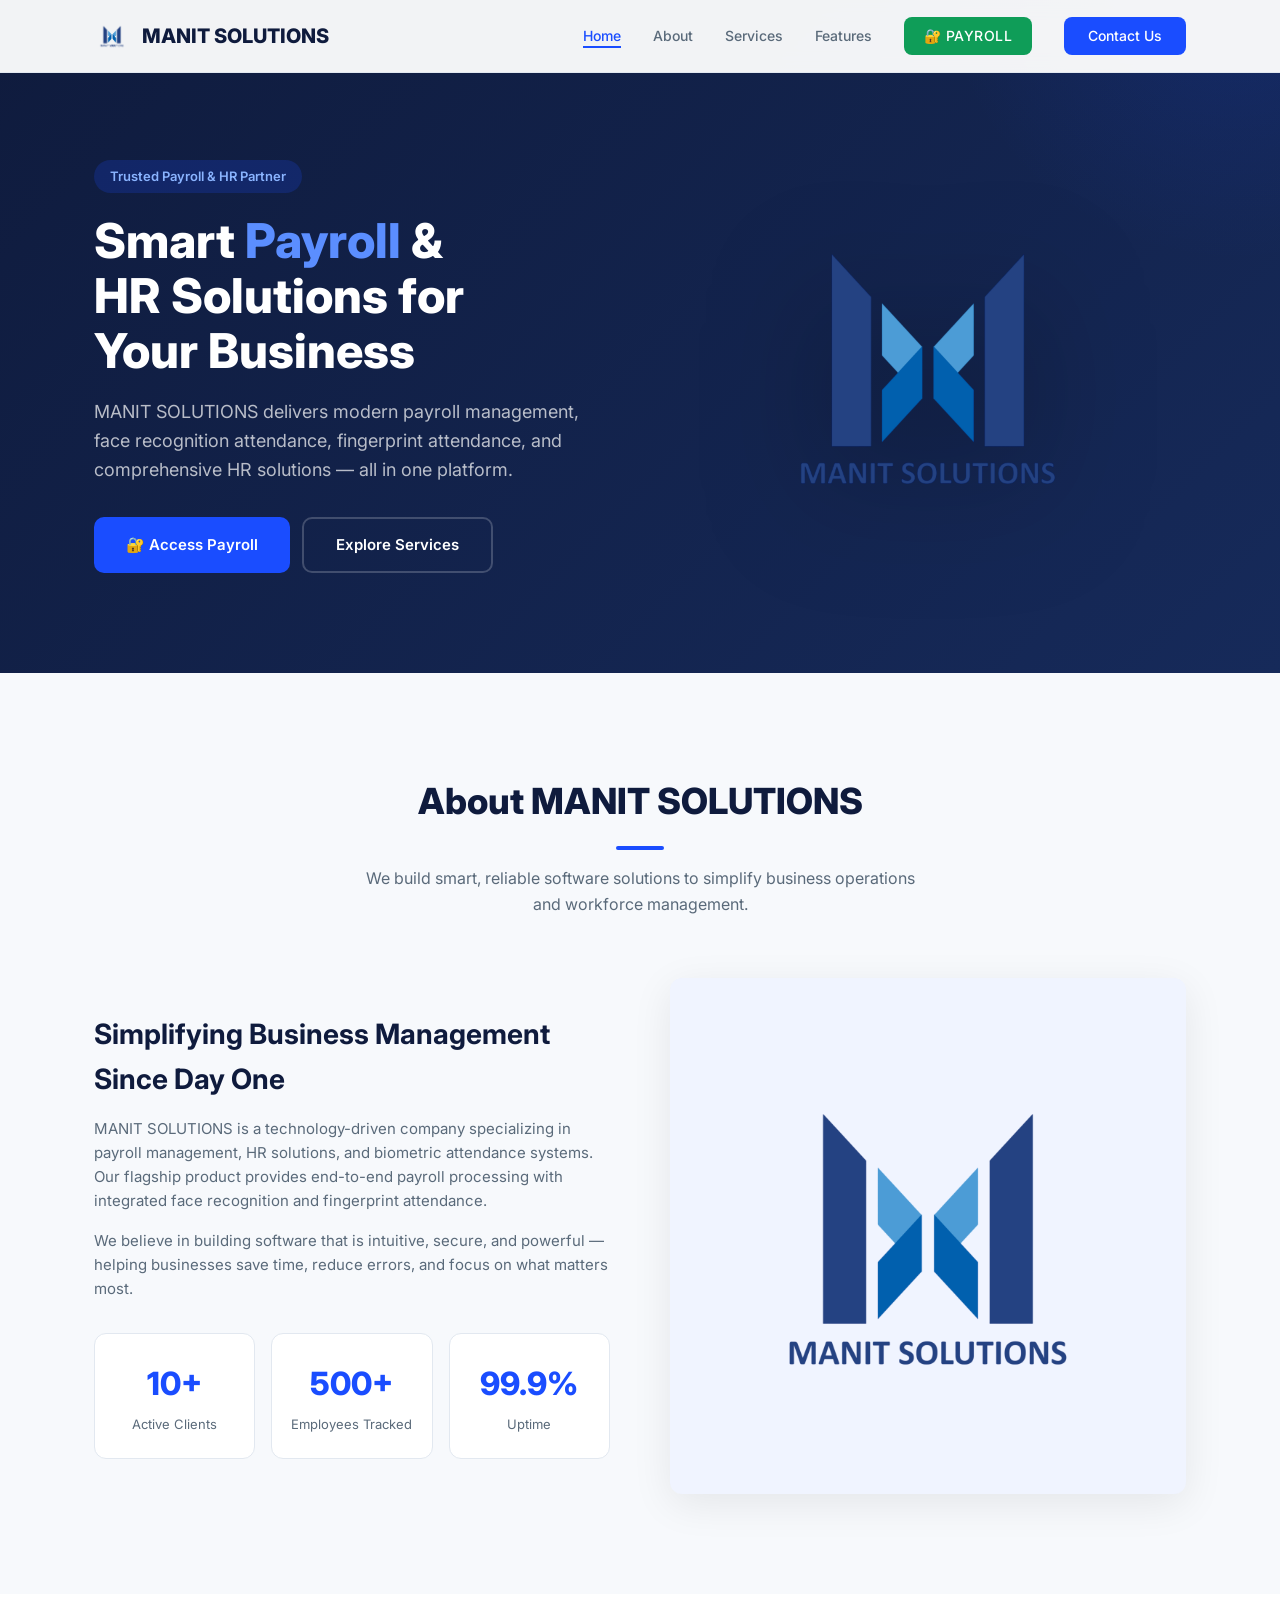
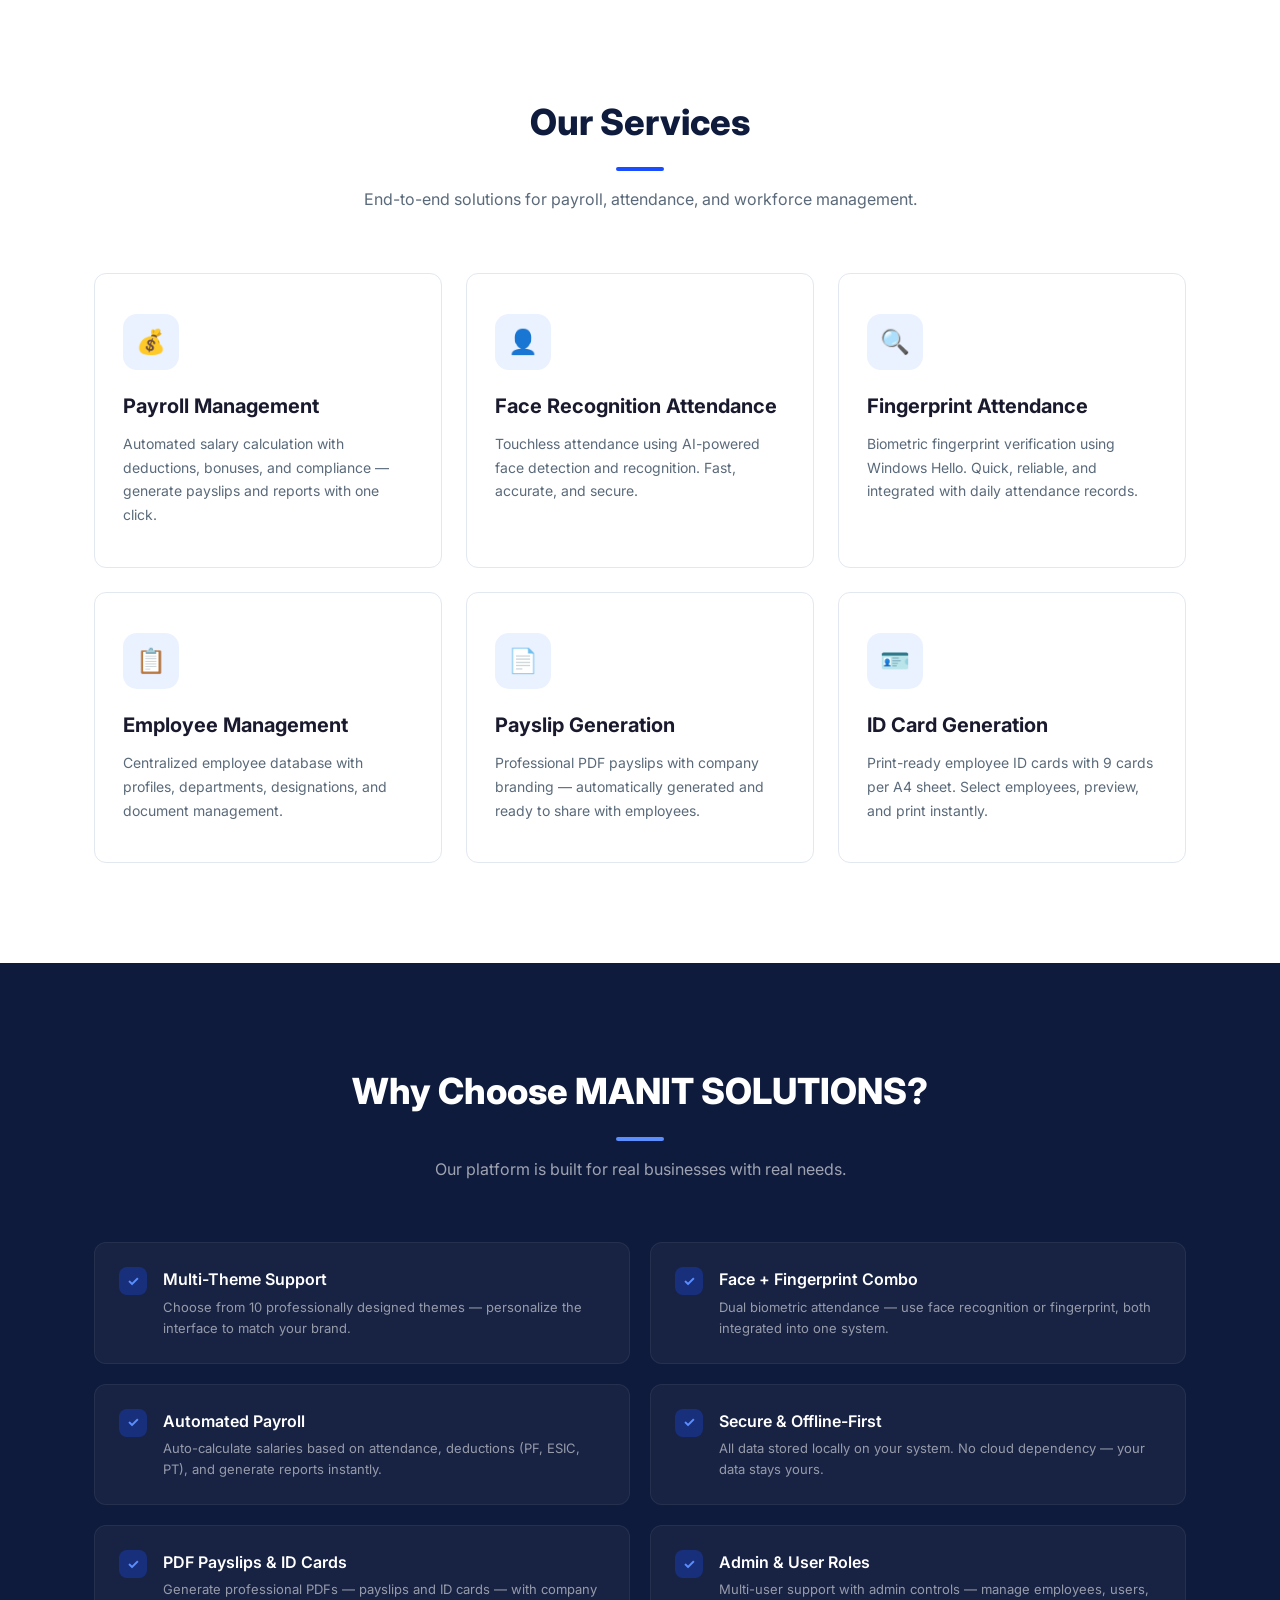
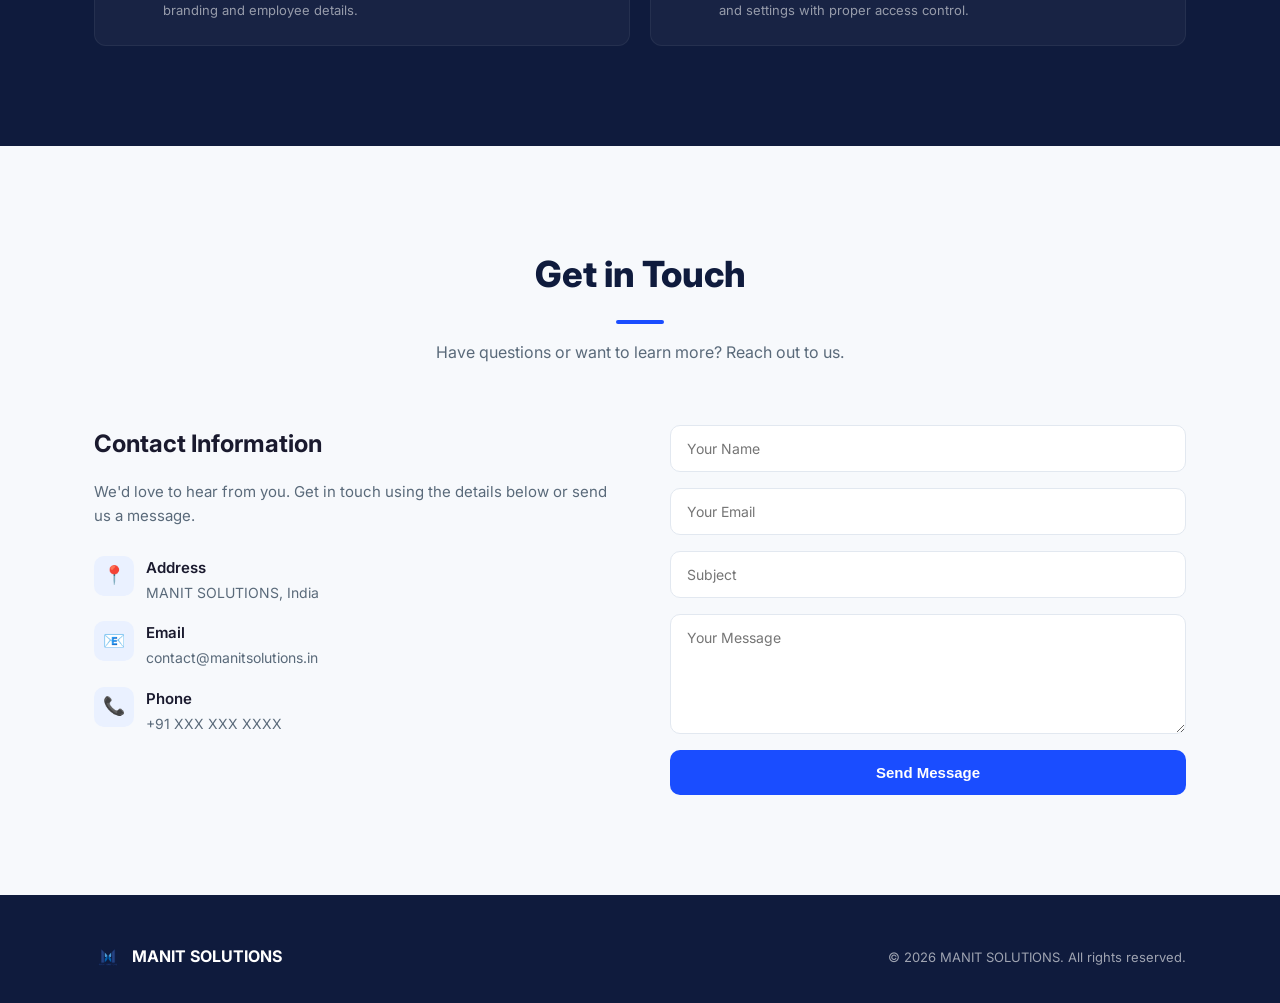
<file: index.html>
<!DOCTYPE html>
<html lang="en">
<head>
    <meta charset="UTF-8" />
    <meta name="viewport" content="width=device-width, initial-scale=1.0" />
    <title>MANIT SOLUTIONS — Payroll & HR Solutions</title>
    <meta name="description" content="MANIT SOLUTIONS provides payroll management, HR solutions, face recognition attendance, and fingerprint attendance systems for businesses." />
    <link rel="icon" href="assets/favicon.png" type="image/png" />
    <link rel="preconnect" href="https://fonts.googleapis.com" />
    <link rel="preconnect" href="https://fonts.gstatic.com" crossorigin />
    <link href="https://fonts.googleapis.com/css2?family=Inter:wght@400;500;600;700;800&display=swap" rel="stylesheet" />
    <style>
        /* ─── RESET & BASE ─────────────────────────── */
        *, *::before, *::after { box-sizing: border-box; margin: 0; padding: 0; }
        html { scroll-behavior: smooth; }
        body {
            font-family: 'Inter', -apple-system, sans-serif;
            color: #1A1A2E;
            background: #FFFFFF;
            line-height: 1.6;
        }
        a { text-decoration: none; color: inherit; }
        img { max-width: 100%; display: block; }

        /* ─── COLORS ──────────────────────────────── */
        :root {
            --primary: #1A4DFF;
            --primary-dark: #0F3BCC;
            --primary-light: #EAF1FF;
            --navy: #0F1B3D;
            --text: #1A1A2E;
            --text-muted: #5A6A7A;
            --bg-light: #F7F9FC;
            --bg-card: #FFFFFF;
            --border: #E2E8F0;
            --success: #0F9D58;
            --radius: 12px;
        }

        /* ─── CONTAINER ───────────────────────────── */
        .container { max-width: 1140px; margin: 0 auto; padding: 0 24px; }

        /* ─── NAV ─────────────────────────────────── */
        nav {
            position: fixed; top: 0; left: 0; right: 0; z-index: 1000;
            background: rgba(255,255,255,0.95);
            backdrop-filter: blur(10px);
            border-bottom: 1px solid var(--border);
            transition: box-shadow 0.3s;
        }
        nav.scrolled { box-shadow: 0 2px 20px rgba(0,0,0,0.06); }
        nav .container {
            display: flex; align-items: center; justify-content: space-between;
            height: 72px;
        }
        nav .logo {
            display: flex; align-items: center; gap: 12px;
            font-size: 20px; font-weight: 800; color: var(--navy);
        }
        nav .logo img { height: 36px; width: auto; }
        .nav-links { display: flex; gap: 32px; list-style: none; align-items: center; }
        .nav-links a {
            font-size: 14px; font-weight: 500; color: var(--text-muted);
            transition: color 0.2s; position: relative;
        }
        .nav-links a:hover, .nav-links a.active { color: var(--primary); }
        .nav-links a::after {
            content: ''; position: absolute; bottom: -4px; left: 0; right: 0;
            height: 2px; background: var(--primary); transform: scaleX(0);
            transition: transform 0.2s;
        }
        .nav-links a:hover::after, .nav-links a.active::after { transform: scaleX(1); }

        .nav-cta {
            display: inline-block; padding: 8px 24px;
            background: var(--primary); color: #fff !important;
            border-radius: 8px; font-weight: 600; font-size: 14px;
            transition: background 0.2s, transform 0.2s;
        }
        .nav-cta:hover { background: var(--primary-dark); transform: translateY(-1px); }

        .nav-payroll {
            display: inline-flex; align-items: center; gap: 6px;
            padding: 8px 20px; background: #0F9D58;
            color: #fff !important; border-radius: 8px;
            font-weight: 700; font-size: 13px; letter-spacing: 0.5px;
            transition: background 0.2s, transform 0.2s;
        }
        .nav-payroll:hover { background: #0B7A44 !important; transform: translateY(-1px); }
        .nav-payroll::after { display: none !important; }

        .mobile-toggle {
            display: none; flex-direction: column; gap: 5px;
            background: none; border: none; cursor: pointer; padding: 4px;
        }
        .mobile-toggle span {
            width: 24px; height: 2px; background: var(--navy);
            border-radius: 2px; transition: 0.3s;
        }

        /* ─── HERO ────────────────────────────────── */
        .hero {
            padding: 160px 0 100px;
            background: linear-gradient(135deg, var(--navy) 0%, #162A5A 100%);
            color: #fff; overflow: hidden; position: relative;
        }
        .hero::before {
            content: ''; position: absolute; top: -50%; right: -20%;
            width: 600px; height: 600px; border-radius: 50%;
            background: radial-gradient(circle, rgba(26,77,255,0.15) 0%, transparent 70%);
        }
        .hero .container { position: relative; z-index: 1; display: flex; align-items: center; gap: 60px; }
        .hero-text { flex: 1; }
        .hero-text .badge {
            display: inline-block; padding: 6px 16px; border-radius: 20px;
            background: rgba(26,77,255,0.2); color: #8AB4FF;
            font-size: 13px; font-weight: 600; margin-bottom: 20px;
        }
        .hero-text h1 {
            font-size: 48px; font-weight: 800; line-height: 1.15;
            margin-bottom: 20px;
        }
        .hero-text h1 span { color: #5B8EFF; }
        .hero-text p {
            font-size: 18px; color: rgba(255,255,255,0.7);
            max-width: 520px; margin-bottom: 32px;
        }
        .hero-buttons { display: flex; gap: 12px; flex-wrap: wrap; }
        .btn-primary {
            display: inline-flex; align-items: center; gap: 8px;
            padding: 14px 32px; background: var(--primary);
            color: #fff; border-radius: 10px; font-weight: 600; font-size: 15px;
            border: none; cursor: pointer; transition: background 0.2s, transform 0.2s;
        }
        .btn-primary:hover { background: var(--primary-dark); transform: translateY(-2px); }
        .btn-outline {
            display: inline-flex; align-items: center; gap: 8px;
            padding: 14px 32px; background: transparent;
            color: #fff; border: 2px solid rgba(255,255,255,0.2);
            border-radius: 10px; font-weight: 600; font-size: 15px;
            cursor: pointer; transition: border-color 0.2s, background 0.2s;
        }
        .btn-outline:hover { border-color: var(--primary); background: rgba(26,77,255,0.1); }

        .hero-visual { flex: 1; display: flex; justify-content: center; align-items: center; }
        .hero-visual img { max-height: 400px; width: auto; filter: drop-shadow(0 20px 60px rgba(0,0,0,0.3)); }

        /* ─── SECTIONS ────────────────────────────── */
        section { padding: 100px 0; }
        .section-header { text-align: center; margin-bottom: 60px; }
        .section-header h2 {
            font-size: 36px; font-weight: 800; color: var(--navy);
            margin-bottom: 12px;
        }
        .section-header p {
            font-size: 16px; color: var(--text-muted);
            max-width: 560px; margin: 0 auto;
        }
        .section-header .accent {
            width: 48px; height: 4px; background: var(--primary);
            border-radius: 2px; margin: 16px auto;
        }

        /* ─── ABOUT ───────────────────────────────── */
        #about { background: var(--bg-light); }
        .about-grid {
            display: grid; grid-template-columns: 1fr 1fr; gap: 60px;
            align-items: center;
        }
        .about-text h3 { font-size: 28px; font-weight: 700; color: var(--navy); margin-bottom: 16px; }
        .about-text p { color: var(--text-muted); margin-bottom: 16px; font-size: 15px; }
        .about-stats {
            display: grid; grid-template-columns: repeat(3, 1fr); gap: 16px;
            margin-top: 32px;
        }
        .stat-card {
            background: #fff; padding: 24px 16px; border-radius: var(--radius);
            text-align: center; border: 1px solid var(--border);
        }
        .stat-card .num { font-size: 32px; font-weight: 800; color: var(--primary); }
        .stat-card .label { font-size: 13px; color: var(--text-muted); margin-top: 4px; }
        .about-image img { border-radius: var(--radius); box-shadow: 0 10px 40px rgba(0,0,0,0.08); }

        /* ─── SERVICES ────────────────────────────── */
        .services-grid {
            display: grid; grid-template-columns: repeat(3, 1fr); gap: 24px;
        }
        .service-card {
            background: var(--bg-card); border: 1px solid var(--border);
            border-radius: var(--radius); padding: 40px 28px;
            transition: transform 0.25s, box-shadow 0.25s;
        }
        .service-card:hover { transform: translateY(-6px); box-shadow: 0 12px 40px rgba(0,0,0,0.06); }
        .service-icon {
            width: 56px; height: 56px; border-radius: 14px;
            background: var(--primary-light); display: flex;
            align-items: center; justify-content: center;
            font-size: 24px; margin-bottom: 20px;
        }
        .service-card h3 { font-size: 20px; font-weight: 700; margin-bottom: 10px; }
        .service-card p { font-size: 14px; color: var(--text-muted); line-height: 1.7; }

        /* ─── FEATURES ────────────────────────────── */
        #features { background: var(--navy); color: #fff; }
        #features .section-header h2 { color: #fff; }
        #features .section-header p { color: rgba(255,255,255,0.6); }
        #features .section-header .accent { background: #5B8EFF; }
        .features-grid {
            display: grid; grid-template-columns: repeat(2, 1fr); gap: 20px;
        }
        .feature-item {
            display: flex; gap: 16px; padding: 24px;
            background: rgba(255,255,255,0.04); border-radius: var(--radius);
            border: 1px solid rgba(255,255,255,0.06);
        }
        .feature-item .check {
            flex-shrink: 0; width: 28px; height: 28px; border-radius: 8px;
            background: rgba(26,77,255,0.3); display: flex;
            align-items: center; justify-content: center;
            color: #5B8EFF; font-size: 14px; font-weight: 700;
        }
        .feature-item h4 { font-size: 16px; font-weight: 600; margin-bottom: 4px; }
        .feature-item p { font-size: 13px; color: rgba(255,255,255,0.55); }

        /* ─── CONTACT ─────────────────────────────── */
        #contact { background: var(--bg-light); }
        .contact-grid {
            display: grid; grid-template-columns: 1fr 1fr; gap: 60px;
        }
        .contact-info h3 { font-size: 24px; font-weight: 700; margin-bottom: 16px; }
        .contact-info p { color: var(--text-muted); margin-bottom: 8px; font-size: 15px; }
        .contact-info .detail { display: flex; gap: 12px; align-items: flex-start; margin-bottom: 16px; }
        .contact-info .detail-icon {
            width: 40px; height: 40px; border-radius: 10px;
            background: var(--primary-light); display: flex;
            align-items: center; justify-content: center;
            font-size: 18px; flex-shrink: 0;
        }
        .contact-info .detail h4 { font-size: 15px; font-weight: 600; }
        .contact-info .detail span { font-size: 14px; color: var(--text-muted); }
        .contact-form { display: flex; flex-direction: column; gap: 16px; }
        .contact-form input, .contact-form textarea {
            padding: 14px 16px; border: 1.5px solid var(--border);
            border-radius: 10px; font-size: 14px; font-family: inherit;
            transition: border-color 0.2s; outline: none;
        }
        .contact-form input:focus, .contact-form textarea:focus { border-color: var(--primary); }
        .contact-form textarea { min-height: 120px; resize: vertical; }

        /* ─── FOOTER ──────────────────────────────── */
        footer {
            background: var(--navy); color: rgba(255,255,255,0.6);
            padding: 48px 0 32px;
        }
        footer .container {
            display: flex; justify-content: space-between; align-items: center;
            flex-wrap: wrap; gap: 16px;
        }
        footer .brand { display: flex; align-items: center; gap: 10px; }
        footer .brand img { height: 28px; }
        footer .brand span { font-weight: 700; color: #fff; font-size: 16px; }
        footer .copy { font-size: 13px; }

        /* ─── RESPONSIVE ──────────────────────────── */
        @media (max-width: 900px) {
            .hero .container { flex-direction: column; text-align: center; }
            .hero-text h1 { font-size: 36px; }
            .hero-text p { margin: 0 auto 28px; }
            .hero-buttons { justify-content: center; }
            .about-grid { grid-template-columns: 1fr; }
            .services-grid { grid-template-columns: 1fr 1fr; }
            .features-grid { grid-template-columns: 1fr; }
            .contact-grid { grid-template-columns: 1fr; }
            .nav-links { display: none; }
            .mobile-toggle { display: flex; }
            .nav-links.open {
                display: flex; position: absolute; top: 72px; left: 0; right: 0;
                flex-direction: column; background: #fff; padding: 20px 24px;
                border-bottom: 1px solid var(--border); gap: 16px; align-items: stretch;
            }
            .hero { padding: 120px 0 60px; }
            section { padding: 60px 0; }
            .section-header h2 { font-size: 28px; }
        }
        @media (max-width: 600px) {
            .services-grid { grid-template-columns: 1fr; }
            .about-stats { grid-template-columns: 1fr; }
            .hero-text h1 { font-size: 28px; }
            .hero { padding: 100px 0 40px; }
        }
    </style>
</head>
<body>

<!-- ═══ NAV ═══════════════════════════════════════ -->
<nav id="navbar">
    <div class="container">
        <a href="#" class="logo">
            <img src="assets/logo.png" alt="MANIT SOLUTIONS" />
            MANIT SOLUTIONS
        </a>
        <ul class="nav-links" id="navLinks">
            <li><a href="#home" class="active">Home</a></li>
            <li><a href="#about">About</a></li>
            <li><a href="#services">Services</a></li>
            <li><a href="#features">Features</a></li>
            <li><a href="login.html" class="nav-payroll">🔐 PAYROLL</a></li>
            <li><a href="#contact" class="nav-cta">Contact Us</a></li>
        </ul>
        <button class="mobile-toggle" id="mobileToggle" aria-label="Menu">
            <span></span><span></span><span></span>
        </button>
    </div>
</nav>

<!-- ═══ HERO ══════════════════════════════════════ -->
<section class="hero" id="home">
    <div class="container">
        <div class="hero-text">
            <div class="badge">Trusted Payroll &amp; HR Partner</div>
            <h1>Smart <span>Payroll</span> &amp;<br />HR Solutions for<br />Your Business</h1>
            <p>
                MANIT SOLUTIONS delivers modern payroll management, face recognition attendance,
                fingerprint attendance, and comprehensive HR solutions — all in one platform.
            </p>
            <div class="hero-buttons">
                <a href="login.html" class="btn-primary">🔐 Access Payroll</a>
                <a href="#services" class="btn-outline">Explore Services</a>
            </div>
        </div>
        <div class="hero-visual">
            <img src="assets/logo.png" alt="MANIT SOLUTIONS" />
        </div>
    </div>
</section>

<!-- ═══ ABOUT ═════════════════════════════════════ -->
<section id="about">
    <div class="container">
        <div class="section-header">
            <h2>About MANIT SOLUTIONS</h2>
            <div class="accent"></div>
            <p>We build smart, reliable software solutions to simplify business operations and workforce management.</p>
        </div>
        <div class="about-grid">
            <div class="about-text">
                <h3>Simplifying Business Management Since Day One</h3>
                <p>
                    MANIT SOLUTIONS is a technology-driven company specializing in payroll management,
                    HR solutions, and biometric attendance systems. Our flagship product provides end-to-end
                    payroll processing with integrated face recognition and fingerprint attendance.
                </p>
                <p>
                    We believe in building software that is intuitive, secure, and powerful — helping
                    businesses save time, reduce errors, and focus on what matters most.
                </p>
                <div class="about-stats">
                    <div class="stat-card">
                        <div class="num">10+</div>
                        <div class="label">Active Clients</div>
                    </div>
                    <div class="stat-card">
                        <div class="num">500+</div>
                        <div class="label">Employees Tracked</div>
                    </div>
                    <div class="stat-card">
                        <div class="num">99.9%</div>
                        <div class="label">Uptime</div>
                    </div>
                </div>
            </div>
            <div class="about-image">
                <img src="assets/logo.png" alt="About MANIT SOLUTIONS" style="background:#F0F4FF; padding:40px; border-radius:12px;" />
            </div>
        </div>
    </div>
</section>

<!-- ═══ SERVICES ══════════════════════════════════ -->
<section id="services">
    <div class="container">
        <div class="section-header">
            <h2>Our Services</h2>
            <div class="accent"></div>
            <p>End-to-end solutions for payroll, attendance, and workforce management.</p>
        </div>
        <div class="services-grid">
            <div class="service-card">
                <div class="service-icon">💰</div>
                <h3>Payroll Management</h3>
                <p>Automated salary calculation with deductions, bonuses, and compliance — generate payslips and reports with one click.</p>
            </div>
            <div class="service-card">
                <div class="service-icon">👤</div>
                <h3>Face Recognition Attendance</h3>
                <p>Touchless attendance using AI-powered face detection and recognition. Fast, accurate, and secure.</p>
            </div>
            <div class="service-card">
                <div class="service-icon">🔍</div>
                <h3>Fingerprint Attendance</h3>
                <p>Biometric fingerprint verification using Windows Hello. Quick, reliable, and integrated with daily attendance records.</p>
            </div>
            <div class="service-card">
                <div class="service-icon">📋</div>
                <h3>Employee Management</h3>
                <p>Centralized employee database with profiles, departments, designations, and document management.</p>
            </div>
            <div class="service-card">
                <div class="service-icon">📄</div>
                <h3>Payslip Generation</h3>
                <p>Professional PDF payslips with company branding — automatically generated and ready to share with employees.</p>
            </div>
            <div class="service-card">
                <div class="service-icon">🪪</div>
                <h3>ID Card Generation</h3>
                <p>Print-ready employee ID cards with 9 cards per A4 sheet. Select employees, preview, and print instantly.</p>
            </div>
        </div>
    </div>
</section>

<!-- ═══ FEATURES ══════════════════════════════════ -->
<section id="features">
    <div class="container">
        <div class="section-header">
            <h2>Why Choose MANIT SOLUTIONS?</h2>
            <div class="accent"></div>
            <p>Our platform is built for real businesses with real needs.</p>
        </div>
        <div class="features-grid">
            <div class="feature-item">
                <div class="check">✓</div>
                <div>
                    <h4>Multi-Theme Support</h4>
                    <p>Choose from 10 professionally designed themes — personalize the interface to match your brand.</p>
                </div>
            </div>
            <div class="feature-item">
                <div class="check">✓</div>
                <div>
                    <h4>Face + Fingerprint Combo</h4>
                    <p>Dual biometric attendance — use face recognition or fingerprint, both integrated into one system.</p>
                </div>
            </div>
            <div class="feature-item">
                <div class="check">✓</div>
                <div>
                    <h4>Automated Payroll</h4>
                    <p>Auto-calculate salaries based on attendance, deductions (PF, ESIC, PT), and generate reports instantly.</p>
                </div>
            </div>
            <div class="feature-item">
                <div class="check">✓</div>
                <div>
                    <h4>Secure &amp; Offline-First</h4>
                    <p>All data stored locally on your system. No cloud dependency — your data stays yours.</p>
                </div>
            </div>
            <div class="feature-item">
                <div class="check">✓</div>
                <div>
                    <h4>PDF Payslips &amp; ID Cards</h4>
                    <p>Generate professional PDFs — payslips and ID cards — with company branding and employee details.</p>
                </div>
            </div>
            <div class="feature-item">
                <div class="check">✓</div>
                <div>
                    <h4>Admin &amp; User Roles</h4>
                    <p>Multi-user support with admin controls — manage employees, users, and settings with proper access control.</p>
                </div>
            </div>
        </div>
    </div>
</section>

<!-- ═══ CONTACT ═══════════════════════════════════ -->
<section id="contact">
    <div class="container">
        <div class="section-header">
            <h2>Get in Touch</h2>
            <div class="accent"></div>
            <p>Have questions or want to learn more? Reach out to us.</p>
        </div>
        <div class="contact-grid">
            <div class="contact-info">
                <h3>Contact Information</h3>
                <p>We'd love to hear from you. Get in touch using the details below or send us a message.</p>
                <div style="margin-top:28px;">
                    <div class="detail">
                        <div class="detail-icon">📍</div>
                        <div>
                            <h4>Address</h4>
                            <span>MANIT SOLUTIONS, India</span>
                        </div>
                    </div>
                    <div class="detail">
                        <div class="detail-icon">📧</div>
                        <div>
                            <h4>Email</h4>
                            <span>contact@manitsolutions.in</span>
                        </div>
                    </div>
                    <div class="detail">
                        <div class="detail-icon">📞</div>
                        <div>
                            <h4>Phone</h4>
                            <span>+91 XXX XXX XXXX</span>
                        </div>
                    </div>
                </div>
            </div>
            <form class="contact-form" onsubmit="handleContact(event)">
                <input type="text" placeholder="Your Name" required />
                <input type="email" placeholder="Your Email" required />
                <input type="text" placeholder="Subject" />
                <textarea placeholder="Your Message" required></textarea>
                <button type="submit" class="btn-primary" style="justify-content:center;">Send Message</button>
            </form>
        </div>
    </div>
</section>

<!-- ═══ FOOTER ════════════════════════════════════ -->
<footer>
    <div class="container">
        <div class="brand">
            <img src="assets/logo.png" alt="MANIT SOLUTIONS" />
            <span>MANIT SOLUTIONS</span>
        </div>
        <div class="copy">&copy; 2026 MANIT SOLUTIONS. All rights reserved.</div>
    </div>
</footer>

<script>
    // ─── Mobile menu toggle ─────────────────────────
    const toggle = document.getElementById('mobileToggle');
    const navLinks = document.getElementById('navLinks');
    toggle.addEventListener('click', () => navLinks.classList.toggle('open'));

    // ─── Nav scroll effect ──────────────────────────
    const nav = document.getElementById('navbar');
    window.addEventListener('scroll', () => {
        nav.classList.toggle('scrolled', window.scrollY > 40);
    });

    // ─── Active link on scroll ──────────────────────
    const sections = document.querySelectorAll('section[id]');
    const links = document.querySelectorAll('.nav-links a:not(.nav-cta)');
    window.addEventListener('scroll', () => {
        let current = 'home';
        sections.forEach(s => {
            const top = s.offsetTop - 120;
            if (window.scrollY >= top) current = s.id;
        });
        links.forEach(a => {
            a.classList.toggle('active', a.getAttribute('href') === '#' + current);
        });
    });

    // ─── Close mobile menu on link click ────────────
    document.querySelectorAll('.nav-links a').forEach(a => {
        a.addEventListener('click', () => navLinks.classList.remove('open'));
    });

    // ─── Contact form ───────────────────────────────
    function handleContact(e) {
        e.preventDefault();
        alert('Thank you for your message! We will get back to you soon.\n\n(This is a demo — for production, connect to a backend.)');
        e.target.reset();
    }
</script>

</body>
</html>
</file>
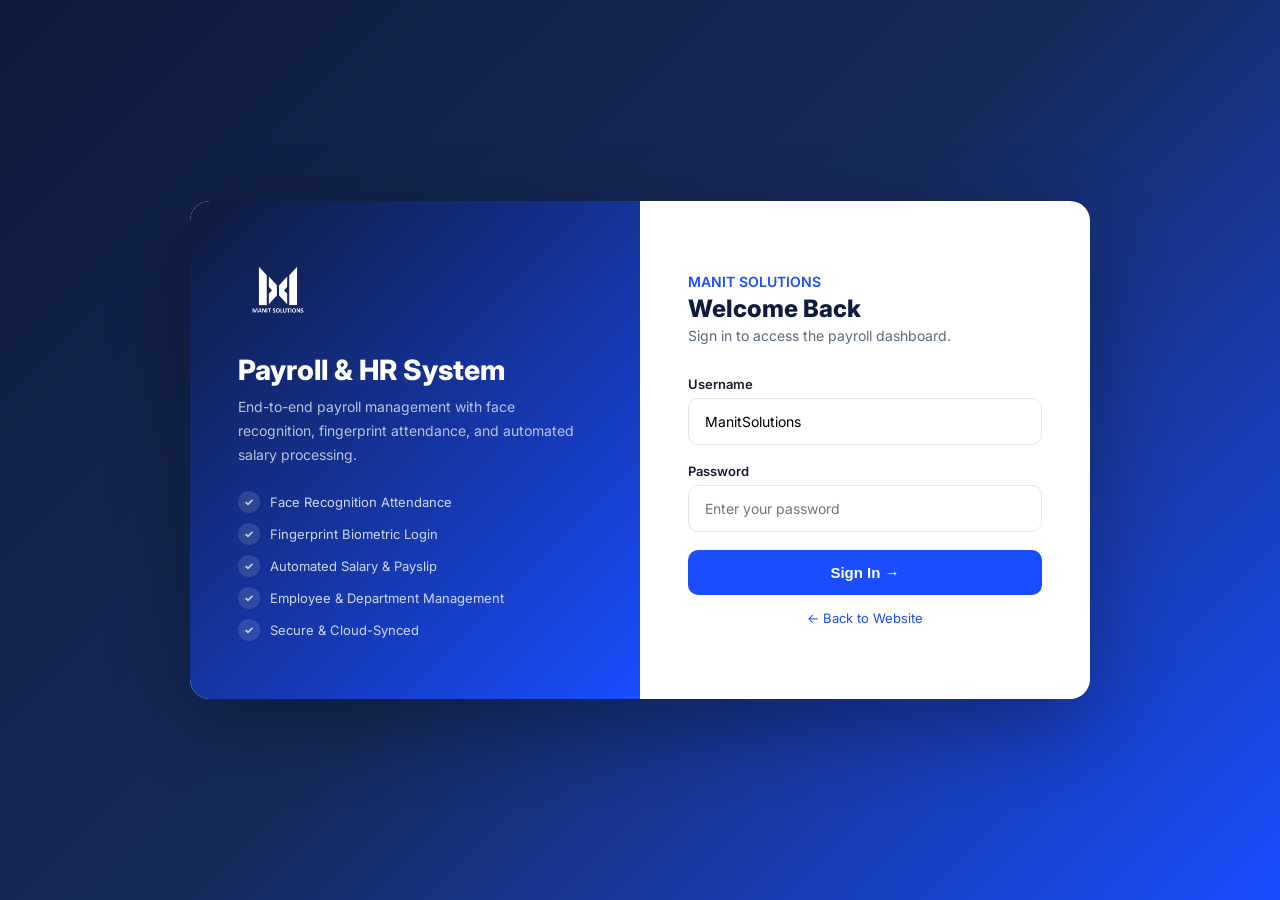
<file: dashboard.html>
﻿<!DOCTYPE html>
<html lang="en">
<head>
<meta charset="UTF-8" />
<meta name="viewport" content="width=device-width, initial-scale=1.0" />
<title>PAYROLL — MANIT SOLUTIONS</title>
<link rel="icon" href="assets/favicon.png" type="image/png" />
<link rel="preconnect" href="https://fonts.googleapis.com" />
<link rel="preconnect" href="https://fonts.gstatic.com" crossorigin />
<link href="https://fonts.googleapis.com/css2?family=Inter:wght@300;400;500;600;700;800&display=swap" rel="stylesheet" />
<style>
*, *::before, *::after { margin: 0; padding: 0; box-sizing: border-box; }
body {
  font-family: 'Inter', -apple-system, sans-serif;
  background: #F7F9FC; color: #1A1A2E;
  display: flex; min-height: 100vh;
}
/* ───────── SIDEBAR ───────── */
.sidebar {
  width: 250px; background: #0F1B3D; color: #fff;
  display: flex; flex-direction: column;
  position: fixed; top: 0; left: 0; bottom: 0; z-index: 100;
  transition: transform 0.3s;
}
.sidebar-brand {
  padding: 22px 20px; border-bottom: 1px solid rgba(255,255,255,0.06);
  display: flex; align-items: center; gap: 10px;
}
.sidebar-brand img { height: 30px; filter: brightness(0) invert(1); }
.sidebar-brand span { font-weight: 800; font-size: 15px; letter-spacing: 0.3px; }
.sidebar-nav { flex: 1; padding: 14px 10px; overflow-y: auto; }
.nav-item {
  display: flex; align-items: center; gap: 10px;
  padding: 11px 14px; border-radius: 10px;
  cursor: pointer; font-size: 13px; font-weight: 500;
  color: rgba(255,255,255,0.55);
  transition: all 0.15s; margin-bottom: 2px;
}
.nav-item:hover { background: rgba(255,255,255,0.07); color: #fff; }
.nav-item.active { background: #1A4DFF; color: #fff; }
.nav-item .nav-icon { font-size: 16px; width: 22px; text-align: center; }
.sidebar-footer {
  padding: 14px 10px; border-top: 1px solid rgba(255,255,255,0.06);
}
.user-info {
  display: flex; align-items: center; gap: 10px;
  padding: 10px 14px; border-radius: 10px; margin-bottom: 4px;
}
.avatar {
  width: 30px; height: 30px; background: #1A4DFF;
  border-radius: 8px;
  display: flex; align-items: center; justify-content: center;
  font-weight: 700; font-size: 12px;
}
.user-name { font-size: 12px; font-weight: 600; }
.user-role { font-size: 10px; opacity: 0.5; }
.logout-btn {
  display: flex; align-items: center; gap: 8px;
  padding: 10px 14px; border-radius: 10px;
  font-size: 12px; color: rgba(255,255,255,0.4);
  cursor: pointer; transition: all 0.15s;
}
.logout-btn:hover { background: rgba(255,255,255,0.06); color: #FF6B6B; }
/* ───────── MAIN ───────── */
.main { margin-left: 250px; flex: 1; display: flex; flex-direction: column; min-height: 100vh; }
.topbar {
  background: #fff; padding: 14px 28px;
  display: flex; align-items: center; justify-content: space-between;
  border-bottom: 1px solid #E2E8F0; position: sticky; top: 0; z-index: 50;
}
.topbar h2 { font-size: 18px; font-weight: 700; }
.topbar .date-text { font-size: 12px; color: #5A6A7A; }
.toggle-sidebar { display: none; background: none; border: none; font-size: 22px; cursor: pointer; color: #1A1A2E; padding: 4px; }
.topbar-right { display: flex; align-items: center; gap: 12px; }
.topbar-link { font-size: 12px; color: #5A6A7A; text-decoration: none; }
.topbar-link:hover { color: #1A4DFF; }
.content { padding: 22px 28px; flex: 1; }
.page { display: none; }
.page.active { display: block; }
/* ───────── KPI CARDS ───────── */
.kpi-grid { display: grid; grid-template-columns: repeat(4, 1fr); gap: 16px; margin-bottom: 24px; }
.kpi-card {
  background: #fff; border-radius: 14px; padding: 22px;
  border: 1px solid #E2E8F0;
}
.kpi-card .kpi-icon { font-size: 22px; margin-bottom: 6px; }
.kpi-card .kpi-label { font-size: 11px; font-weight: 600; color: #5A6A7A; text-transform: uppercase; letter-spacing: 0.4px; }
.kpi-card .kpi-value { font-size: 28px; font-weight: 800; color: #0F1B3D; margin: 6px 0 2px; }
.kpi-card .kpi-sub { font-size: 11px; color: #5A6A7A; }
.kpi-value.green { color: #0F9D58; }
.kpi-value.red { color: #D32F2F; }
/* ───────── TABLE CARD ───────── */
.card {
  background: #fff; border-radius: 14px; border: 1px solid #E2E8F0; overflow: hidden; margin-bottom: 20px;
}
.card-header {
  padding: 16px 22px; display: flex; align-items: center; justify-content: space-between;
  border-bottom: 1px solid #E2E8F0; flex-wrap: wrap; gap: 8px;
}
.card-header h3 { font-size: 15px; font-weight: 700; }
.card-header .actions { display: flex; gap: 8px; flex-wrap: wrap; }
table { width: 100%; border-collapse: collapse; }
th {
  text-align: left; padding: 10px 16px; font-size: 10px; font-weight: 600;
  color: #5A6A7A; text-transform: uppercase; letter-spacing: 0.4px;
  background: #F7F9FC; border-bottom: 1px solid #E2E8F0; white-space: nowrap;
}
td { padding: 10px 16px; font-size: 13px; border-bottom: 1px solid #F0F2F5; }
tr:hover td { background: #F7F9FC; }
tr:last-child td { border-bottom: none; }
/* ───────── BADGE ───────── */
.badge { display: inline-block; padding: 2px 8px; border-radius: 20px; font-size: 10px; font-weight: 600; }
.badge-green { background: #E6F7E6; color: #0F9D58; }
.badge-yellow { background: #FFF3E0; color: #E65100; }
.badge-red { background: #FFEBEE; color: #D32F2F; }
.badge-blue { background: #E3F2FD; color: #1565C0; }
.badge-gray { background: #F0F2F5; color: #5A6A7A; }
/* ───────── BUTTONS ───────── */
.btn {
  display: inline-flex; align-items: center; gap: 6px;
  padding: 9px 16px; border-radius: 8px;
  font-size: 12px; font-weight: 600; font-family: inherit;
  border: none; cursor: pointer; transition: all 0.15s;
}
.btn-primary { background: #1A4DFF; color: #fff; }
.btn-primary:hover { background: #0F3BCC; }
.btn-secondary { background: #F0F2F5; color: #1A1A2E; border: 1px solid #E2E8F0; }
.btn-secondary:hover { background: #E2E8F0; }
.btn-success { background: #0F9D58; color: #fff; }
.btn-success:hover { background: #0B7A44; }
.btn-danger { background: #D32F2F; color: #fff; }
.btn-danger:hover { background: #B71C1C; }
.btn-warning { background: #FF6D00; color: #fff; }
.btn-warning:hover { background: #E65100; }
.btn-sm { padding: 6px 12px; font-size: 11px; }
.btn-xs { padding: 4px 8px; font-size: 10px; border-radius: 6px; }
/* ───────── FORMS ───────── */
.search-bar { display: flex; gap: 10px; align-items: center; padding: 14px 16px; border-bottom: 1px solid #E2E8F0; flex-wrap: wrap; }
.search-bar input, .search-bar select {
  padding: 8px 12px; border: 1.5px solid #E2E8F0; border-radius: 8px; font-size: 12px; font-family: inherit; outline: none;
}
.search-bar input:focus, .search-bar select:focus { border-color: #1A4DFF; }
.search-bar input { flex: 1; min-width: 150px; }
.form-grid { display: grid; grid-template-columns: 1fr 1fr; gap: 12px; margin-bottom: 14px; }
.form-grid.col3 { grid-template-columns: 1fr 1fr 1fr; }
.form-group { }
.form-group label { font-size: 11px; font-weight: 600; display: block; margin-bottom: 3px; color: #1A1A2E; }
.form-group input, .form-group select, .form-group textarea {
  width: 100%; padding: 9px 11px;
  border: 1.5px solid #E2E8F0; border-radius: 8px;
  font-size: 12px; font-family: inherit; outline: none; background: #fff;
}
.form-group input:focus, .form-group select:focus, .form-group textarea:focus { border-color: #1A4DFF; }
.form-actions { display: flex; gap: 8px; justify-content: flex-end; margin-top: 10px; }
.form-section { border: 1px solid #E2E8F0; border-radius: 10px; padding: 16px; margin-bottom: 14px; background: #FAFBFC; }
.form-section h4 { font-size: 12px; font-weight: 700; color: #0F1B3D; margin-bottom: 12px; padding-bottom: 6px; border-bottom: 1px solid #E2E8F0; text-transform: uppercase; letter-spacing: 0.4px; }
/* ───────── DAY-WISE ATTENDANCE GRID ───────── */
.daywise-wrap { overflow-x: auto; }
.daywise-grid { border-collapse: collapse; min-width: 100%; font-size: 11px; }
.daywise-grid th { background: #0F1B3D; color: #fff; padding: 6px 4px; text-align: center; font-size: 10px; font-weight: 600; white-space: nowrap; border: 1px solid rgba(255,255,255,0.1); position: sticky; top: 0; z-index: 2; }
.daywise-grid th.fixed-col { position: sticky; left: 0; z-index: 3; background: #0F1B3D; }
.daywise-grid td { padding: 3px 2px; text-align: center; border: 1px solid #E2E8F0; }
.daywise-grid td.fixed-col { position: sticky; left: 0; background: #fff; z-index: 1; text-align: left; padding: 3px 8px; font-weight: 500; }
.daywise-grid tr:hover td { background: #F0F4FF; }
.daywise-grid tr:hover td.fixed-col { background: #F0F4FF; }
.daywise-grid select { width: 100%; padding: 2px; border: 1px solid #D0D5DD; border-radius: 4px; font-size: 10px; font-family: inherit; text-align: center; background: #fff; cursor: pointer; }
.daywise-grid select:focus { border-color: #1A4DFF; outline: none; }
.daywise-grid .status-P { background: #E6F7E6; color: #0F9D58; font-weight: 700; }
.daywise-grid .status-A { background: #FFEBEE; color: #D32F2F; font-weight: 700; }
.daywise-grid .status-H { background: #FFF3E0; color: #E65100; font-weight: 700; }
.daywise-grid .status-W { background: #F0F2F5; color: #5A6A7A; }
.daywise-grid .status-HO { background: #E3F2FD; color: #1565C0; font-weight: 700; }
/* ───────── MODAL ───────── */
.modal-overlay {
  display: none; position: fixed; top: 0; left: 0; right: 0; bottom: 0;
  background: rgba(0,0,0,0.35); z-index: 200;
  align-items: center; justify-content: center; padding: 20px;
}
.modal-overlay.open { display: flex; }
.modal {
  background: #fff; border-radius: 14px; padding: 28px;
  width: 100%; max-width: 560px; max-height: 80vh; overflow-y: auto;
}
.modal.wide { max-width: 700px; }
.modal h3 { font-size: 17px; font-weight: 700; margin-bottom: 18px; }
/* ───────── PAYSLIP PRINT ───────── */
.payslip-box {
  background: #fff; border: 1px solid #E2E8F0; border-radius: 12px; padding: 32px; max-width: 700px; margin: 0 auto;
}
.payslip-box .header { text-align: center; margin-bottom: 24px; border-bottom: 2px solid #0F1B3D; padding-bottom: 16px; }
.payslip-box .header h2 { font-size: 20px; color: #0F1B3D; }
.payslip-box .header p { font-size: 12px; color: #5A6A7A; }
.payslip-box .row { display: flex; justify-content: space-between; padding: 8px 0; border-bottom: 1px dashed #E2E8F0; font-size: 13px; }
.payslip-box .row.total { font-weight: 700; font-size: 15px; border-bottom: 2px solid #0F1B3D; padding: 12px 0; }
.payslip-box .row .label { color: #5A6A7A; }
.payslip-box .print-btn { text-align: center; margin-top: 20px; }
@media print { .sidebar, .topbar, .print-btn, .modal-overlay { display: none !important; } body { background: #fff; } .payslip-box { border: none; box-shadow: none; } }
/* ───────── TOAST ───────── */
.toast {
  position: fixed; bottom: 24px; right: 24px;
  background: #0F9D58; color: #fff;
  padding: 12px 22px; border-radius: 10px;
  font-size: 13px; font-weight: 600;
  box-shadow: 0 8px 30px rgba(0,0,0,0.15);
  transform: translateY(80px); opacity: 0;
  transition: all 0.3s; z-index: 300; max-width: 360px;
}
.toast.error { background: #D32F2F; }
.toast.show { transform: translateY(0); opacity: 1; }
/* ───────── RESPONSIVE ───────── */
@media (max-width: 900px) {
  .kpi-grid { grid-template-columns: repeat(2, 1fr); }
  .form-grid { grid-template-columns: 1fr; }
  .form-grid.col3 { grid-template-columns: 1fr; }
  .sidebar { transform: translateX(-100%); }
  .sidebar.open { transform: translateX(0); }
  .main { margin-left: 0; }
  .toggle-sidebar { display: block; }
}
@media (max-width: 600px) {
  .kpi-grid { grid-template-columns: 1fr; }
  .content { padding: 14px; }
  .topbar { padding: 10px 14px; }
  .topbar h2 { font-size: 15px; }
  .modal { padding: 20px; }
}
::-webkit-scrollbar { width: 5px; }
::-webkit-scrollbar-track { background: transparent; }
::-webkit-scrollbar-thumb { background: #D0D5DD; border-radius: 3px; }
</style>
</head>
<body>

<!-- ═══ SIDEBAR ═══ -->
<aside class="sidebar" id="sidebar">
  <div class="sidebar-brand">
    <img src="assets/logo.png" alt="M" onerror="this.style.display='none'" />
    <span>MANIT PAYROLL</span>
  </div>
  <nav class="sidebar-nav">
    <div class="nav-item active" data-page="dashboard" onclick="showPage('dashboard')"><span class="nav-icon">📊</span>Dashboard</div>
    <div class="nav-item" data-page="employees" onclick="showPage('employees')"><span class="nav-icon">👤</span>Employees</div>
    <div class="nav-item" data-page="departments" onclick="showPage('departments')"><span class="nav-icon">🏢</span>Departments</div>
    <div class="nav-item" data-page="attendance" onclick="showPage('attendance')"><span class="nav-icon">📋</span>Attendance</div>
    <div class="nav-item" data-page="salary" onclick="showPage('salary')"><span class="nav-icon">💰</span>Salary</div>
    <div class="nav-item" data-page="payslip" onclick="showPage('payslip')"><span class="nav-icon">📄</span>Payslips</div>
    <div class="nav-item" data-page="users" id="nav-users" onclick="showPage('users')"><span class="nav-icon">🔐</span>Users</div>
    <div class="nav-item" data-page="settings" id="nav-settings" onclick="showPage('settings')"><span class="nav-icon">⚙️</span>Settings</div>
  </nav>
  <div class="sidebar-footer">
    <div class="user-info">
      <div class="avatar" id="sidebarAvatar">A</div>
      <div><div class="user-name" id="sidebarUserName">Admin</div><div class="user-role" id="sidebarUserRole">Administrator</div></div>
    </div>
    <div class="logout-btn" onclick="handleLogout()"><span>🚪</span> Logout</div>
  </div>
</aside>

<!-- ═══ MAIN ═══ -->
<div class="main">
  <header class="topbar">
    <div style="display:flex;align-items:center;gap:12px;">
      <button class="toggle-sidebar" onclick="document.getElementById('sidebar').classList.toggle('open')">☰</button>
      <div>
        <h2 id="pageTitle">Dashboard</h2>
        <div class="date-text" id="currentDate"></div>
      </div>
    </div>
    <div class="topbar-right">
      <a href="index.html" class="topbar-link">← Website</a>
    </div>
  </header>

  <div class="content" id="mainContent">

    <!-- ══ PAGE: DASHBOARD ══ -->
    <div class="page active" id="page-dashboard">
      <div class="kpi-grid">
        <div class="kpi-card"><div class="kpi-icon">👤</div><div class="kpi-label">Total Employees</div><div class="kpi-value" id="kpiTotalEmployees">0</div><div class="kpi-sub">Active in system</div></div>
        <div class="kpi-card"><div class="kpi-icon">✅</div><div class="kpi-label">Present Today</div><div class="kpi-value green" id="kpiPresentToday">0</div><div class="kpi-sub" id="kpiPresentSub">0% attendance</div></div>
        <div class="kpi-card"><div class="kpi-icon">📄</div><div class="kpi-label">Pending Payslips</div><div class="kpi-value red" id="kpiPendingPayslips">0</div><div class="kpi-sub" id="kpiPendingSub">This month</div></div>
        <div class="kpi-card"><div class="kpi-icon">💰</div><div class="kpi-label">Net Payroll</div><div class="kpi-value" id="kpiNetPayroll">₹0</div><div class="kpi-sub" id="kpiPayrollSub">Current month</div></div>
      </div>
      <div class="card">
        <div class="card-header"><h3>Recent Employees</h3><span style="font-size:11px;color:#5A6A7A;">Last 5 added</span></div>
        <table><thead><tr><th>ID</th><th>Name</th><th>Department</th><th>Designation</th><th>Status</th></tr></thead><tbody id="recentEmployeesTable"></tbody></table>
      </div>
    </div>

    <!-- ══ PAGE: EMPLOYEES ══ -->
    <div class="page" id="page-employees">
      <div class="card">
        <div class="card-header"><h3>Employee Directory</h3><div class="actions"><button class="btn btn-primary" onclick="openAddEmployeeModal()">+ Add Employee</button></div></div>
        <div class="search-bar">
          <input type="text" placeholder="Search name, ID, department..." oninput="renderEmployees(this.value)" />
          <select onchange="renderEmployees(document.querySelector('#page-employees .search-bar input').value)" id="empDeptFilter"><option value="">All Depts</option></select>
        </div>
        <table><thead><tr><th style="width:44px;">Photo</th><th>Code</th><th>Name</th><th>Department</th><th>Designation</th><th>Basic</th><th>Status</th><th>Action</th></tr></thead><tbody id="employeesTableBody"></tbody></table>
      </div>
    </div>

    <!-- ══ PAGE: DEPARTMENTS ══ -->
    <div class="page" id="page-departments">
      <div style="display:grid;grid-template-columns:1fr 1fr;gap:16px;">
        <div class="card">
          <div class="card-header"><h3>Departments</h3><div class="actions"><button class="btn btn-primary" onclick="openAddDeptModal()">+ Add</button></div></div>
          <table><thead><tr><th>ID</th><th>Name</th><th>Employees</th><th>Action</th></tr></thead><tbody id="deptTableBody"></tbody></table>
        </div>
        <div class="card">
          <div class="card-header"><h3 id="subdeptHeader">Sub-Departments</h3><div class="actions">
            <select id="subdeptDeptFilter" onchange="renderSubDepartments()" style="padding:6px 10px;border:1.5px solid #E2E8F0;border-radius:8px;font-size:11px;font-family:inherit;"></select>
            <button class="btn btn-primary" onclick="openAddSubDeptModal()">+ Add</button>
          </div></div>
          <table><thead><tr><th>ID</th><th>Name</th><th>Department</th><th>Action</th></tr></thead><tbody id="subdeptTableBody"></tbody></table>
        </div>
      </div>
    </div>

    <!-- ══ PAGE: ATTENDANCE ══ -->
    <div class="page" id="page-attendance">
      <!-- Filter Bar -->
      <div style="display:flex;gap:10px;align-items:center;padding:12px 16px;background:#fff;border-radius:14px;border:1px solid #E2E8F0;margin-bottom:16px;flex-wrap:wrap;">
        <span style="font-size:12px;font-weight:600;color:#5A6A7A;">FILTER:</span>
        <select id="attDeptFilter" onchange="onAttDeptFilterChange()" style="padding:7px 10px;border:1.5px solid #E2E8F0;border-radius:8px;font-size:12px;font-family:inherit;min-width:140px;"><option value="">All Departments</option></select>
        <select id="attSubDeptFilter" onchange="refreshAttendanceViews()" style="padding:7px 10px;border:1.5px solid #E2E8F0;border-radius:8px;font-size:12px;font-family:inherit;min-width:140px;"><option value="">All Sub-Depts</option></select>
      </div>
      <!-- Daily View -->
      <div class="card">
        <div class="card-header">
          <h3>Daily Attendance</h3>
          <div class="actions">
            <input type="date" id="attendanceDate" style="padding:7px 10px;border:1.5px solid #E2E8F0;border-radius:8px;font-size:12px;font-family:inherit;" onchange="renderAttendance()" />
            <button class="btn btn-success btn-sm" onclick="markAllPresent()">Mark All Present</button>
          </div>
        </div>
        <table><thead><tr><th>Code</th><th>Name</th><th>Department</th><th>Status</th><th>Time</th><th>Action</th></tr></thead><tbody id="attendanceTableBody"></tbody></table>
      </div>
      <!-- Monthly Summary -->
      <div class="card">
        <div class="card-header">
          <h3>Monthly Summary</h3>
          <div class="actions">
            <select id="attMonth" style="padding:7px 10px;border:1.5px solid #E2E8F0;border-radius:8px;font-size:12px;font-family:inherit;" onchange="renderMonthlyAttendance()"></select>
            <select id="attYear" style="padding:7px 10px;border:1.5px solid #E2E8F0;border-radius:8px;font-size:12px;font-family:inherit;" onchange="renderMonthlyAttendance()"></select>
            <button class="btn btn-secondary btn-sm" onclick="computeMonthlyAttendance()">⟳ Compute</button>
          </div>
        </div>
        <table><thead><tr><th>Employee</th><th>Present</th><th>Absent</th><th>Late</th><th>Holiday</th><th>Total</th><th>%</th></tr></thead><tbody id="monthlyAttTableBody"></tbody></table>
      </div>
      <!-- Day-Wise Attendance Grid -->
      <div class="card">
        <div class="card-header">
          <h3>Day-Wise Attendance</h3>
          <div style="display:flex;align-items:center;gap:10px;flex-wrap:wrap;">
            <span style="font-size:10px;display:flex;gap:4px;align-items:center;">
              <span class="badge badge-green">P</span> Present
              <span class="badge badge-red">A</span> Absent
              <span class="badge badge-yellow">L</span> Late
              <span class="badge badge-blue">HO</span> Holiday
              <span class="badge badge-gray" style="background:#F0F2F5;color:#5A6A7A;">W</span> Week Off
              <span style="background:#FFF3E0;color:#E65100;padding:1px 5px;border-radius:4px;font-size:10px;font-weight:600;">H</span> Half Day
            </span>
            <select id="dwMonth" style="padding:7px 10px;border:1.5px solid #E2E8F0;border-radius:8px;font-size:12px;font-family:inherit;" onchange="renderDaywiseAttendance()"></select>
            <select id="dwYear" style="padding:7px 10px;border:1.5px solid #E2E8F0;border-radius:8px;font-size:12px;font-family:inherit;" onchange="renderDaywiseAttendance()"></select>
            <button class="btn btn-secondary btn-sm" onclick="renderDaywiseAttendance()">⟳ Refresh</button>
            <button class="btn btn-success btn-sm" onclick="saveDaywiseAttendance()">💾 Save All</button>
          </div>
        </div>
        <div class="daywise-wrap" id="daywiseGridContainer">
          <div style="padding:20px;text-align:center;color:#5A6A7A;">Loading...</div>
        </div>
      </div>
    </div>

    <!-- ══ PAGE: SALARY ══ -->
    <div class="page" id="page-salary">
      <div class="kpi-grid" style="margin-bottom:16px;">
        <div class="kpi-card"><div class="kpi-label">Total Salary</div><div class="kpi-value" id="sTotalSalary">₹0</div></div>
        <div class="kpi-card"><div class="kpi-label">Total Paid</div><div class="kpi-value green" id="sTotalPaid">₹0</div></div>
        <div class="kpi-card"><div class="kpi-label">Total Unpaid</div><div class="kpi-value red" id="sTotalUnpaid">₹0</div></div>
        <div class="kpi-card"><div class="kpi-label">Employees</div><div class="kpi-value" id="sTotalEmp">0</div><div class="kpi-sub" id="sTotalSub"></div></div>
      </div>
      <div class="card">
        <div class="card-header">
          <h3>Salary Records</h3>
          <div class="actions">
            <select id="salMonth" style="padding:7px 10px;border:1.5px solid #E2E8F0;border-radius:8px;font-size:12px;font-family:inherit;" onchange="renderSalary()"></select>
            <select id="salYear" style="padding:7px 10px;border:1.5px solid #E2E8F0;border-radius:8px;font-size:12px;font-family:inherit;" onchange="renderSalary()"></select>
            <button class="btn btn-success btn-sm" onclick="generateSalary()">⚡ Generate</button>
            <button class="btn btn-secondary btn-sm" onclick="togglePaidAll()">✓ Pay All</button>
          </div>
        </div>
        <table><thead><tr><th>Code</th><th>Employee</th><th>Basic</th><th>DA</th><th>Gross</th><th>PF</th><th>ESIC</th><th>PT</th><th>Net</th><th>Status</th><th>Action</th></tr></thead><tbody id="salaryTableBody"></tbody></table>
      </div>
    </div>

    <!-- ══ PAGE: PAYSLIP ══ -->
    <div class="page" id="page-payslip">
      <div class="card">
        <div class="card-header">
          <h3>Payslips</h3>
          <div class="actions">
            <select id="psMonth" style="padding:7px 10px;border:1.5px solid #E2E8F0;border-radius:8px;font-size:12px;font-family:inherit;" onchange="renderPayslipList()"></select>
            <select id="psYear" style="padding:7px 10px;border:1.5px solid #E2E8F0;border-radius:8px;font-size:12px;font-family:inherit;" onchange="renderPayslipList()"></select>
            <button class="btn btn-primary btn-sm" onclick="generateAllPayslips()">📄 Generate All</button>
          </div>
        </div>
        <table><thead><tr><th>Code</th><th>Employee</th><th>Department</th><th>Net Salary</th><th>Status</th><th>Action</th></tr></thead><tbody id="payslipTableBody"></tbody></table>
      </div>
    </div>

    <!-- ══ PAGE: USERS ══ -->
    <div class="page" id="page-users">
      <div class="card">
        <div class="card-header"><h3>System Users</h3><div class="actions"><button class="btn btn-primary" onclick="openAddUserModal()">+ Add User</button></div></div>
        <table><thead><tr><th>Username</th><th>Name</th><th>Role</th><th>Action</th></tr></thead><tbody id="usersTableBody"></tbody></table>
      </div>
    </div>

    <!-- ══ PAGE: SETTINGS ══ -->
    <div class="page" id="page-settings">
      <div class="card">
        <div class="card-header"><h3>Company Settings</h3></div>
        <div style="padding:22px;">
          <div class="form-grid">
            <div class="form-group"><label>Company Name</label><input type="text" id="setCompanyName" /></div>
            <div class="form-group"><label>Address</label><input type="text" id="setAddress" /></div>
            <div class="form-group"><label>Phone</label><input type="text" id="setPhone" /></div>
            <div class="form-group"><label>Email</label><input type="text" id="setEmail" /></div>
            <div class="form-group"><label>PF Percentage (%)</label><input type="number" id="setPFPercent" step="0.1" /></div>
            <div class="form-group"><label>ESIC Percentage (%)</label><input type="number" id="setESICPercent" step="0.1" /></div>
          </div>
          <div class="form-actions"><button class="btn btn-primary" onclick="saveSettings()">💾 Save Settings</button></div>
        </div>
      </div>
    </div>

  </div><!-- /content -->
</div><!-- /main -->

<!-- ═══ MODAL: EMPLOYEE ═══ -->
<div class="modal-overlay" id="modal-employee">
  <div class="modal" style="max-width:850px;">
    <h3 id="empModalTitle">Add Employee</h3>
    <input type="hidden" id="empEditId" />

    <!-- SECTION 1: Employment Details -->
    <div style="display:flex;gap:16px;">
      <div style="flex:1;">
        <div class="form-section">
          <h4>📋 Employment Details</h4>
          <div class="form-grid col3">
            <div class="form-group"><label>Employee Code</label><input type="text" id="empCode" placeholder="Auto" /></div>
            <div class="form-group"><label>Status</label><select id="empStatus"><option>Active</option><option>Inactive</option></select></div>
            <div class="form-group"><label>Joining Date</label><input type="date" id="empJoiningDate" /></div>
            <div class="form-group"><label>Department *</label><select id="empDepartment"></select></div>
            <div class="form-group"><label>Sub Department *</label><select id="empSubDepartment"><option value="">—</option></select></div>
            <div class="form-group"><label>Designation</label><input type="text" id="empDesignation" placeholder="Designation" /></div>
            <div class="form-group"><label>PF No</label><input type="text" id="empPfNo" placeholder="PF Number" /></div>
            <div class="form-group"><label>UAN No</label><input type="text" id="empUanNo" placeholder="UAN Number" /></div>
            <div class="form-group"><label>ESIC No</label><input type="text" id="empEsicNo" placeholder="ESIC Number" /></div>
          </div>
        </div>
      </div>
      <div style="width:180px;flex-shrink:0;">
        <div class="form-section" style="text-align:center;">
          <h4>📸 Photo</h4>
          <div style="width:150px;height:150px;border:2px dashed #E2E8F0;border-radius:10px;margin:0 auto 10px;display:flex;align-items:center;justify-content:center;overflow:hidden;background:#F7F9FC;position:relative;" id="photoPreviewBox">
            <img id="empPhotoPreview" style="max-width:100%;max-height:100%;display:none;" />
            <span id="photoPlaceholder" style="font-size:40px;color:#C0C8D4;">📷</span>
          </div>
          <input type="file" id="empPhotoInput" accept="image/jpeg,image/png" style="display:none;" onchange="handlePhotoUpload(event)" />
          <button class="btn btn-secondary btn-sm" onclick="document.getElementById('empPhotoInput').click()" style="width:100%;">Choose Photo</button>
          <button class="btn btn-xs btn-secondary" onclick="clearPhoto()" style="margin-top:4px;width:100%;">Remove</button>
          <div style="font-size:9px;color:#5A6A7A;margin-top:4px;">Max 200KB, JPG/PNG</div>
        </div>
      </div>
    </div>

    <!-- SECTION 2: Personal Details -->
    <div class="form-section">
      <h4>👤 Personal Details</h4>
      <div class="form-grid col3">
        <div class="form-group"><label>First Name *</label><input type="text" id="empFirstName" placeholder="First name" /></div>
        <div class="form-group"><label>Middle Name</label><input type="text" id="empMiddleName" placeholder="Middle name" /></div>
        <div class="form-group"><label>Last Name *</label><input type="text" id="empLastName" placeholder="Last name" /></div>
        <div class="form-group"><label>Name as per Aadhar *</label><input type="text" id="empAadharName" /></div>
        <div class="form-group"><label>Father Name *</label><input type="text" id="empFatherName" /></div>
        <div class="form-group"><label>Mother Name</label><input type="text" id="empMotherName" /></div>
        <div class="form-group"><label>Gender *</label><select id="empGender"><option value="">Select</option><option>Male</option><option>Female</option><option>Other</option></select></div>
        <div class="form-group"><label>Marital Status *</label><select id="empMaritalStatus"><option value="">Select</option><option>Single</option><option>Married</option><option>Other</option></select></div>
        <div class="form-group"><label>Religion</label><input type="text" id="empReligion" placeholder="Religion" /></div>
        <div class="form-group"><label>Date of Birth *</label><input type="date" id="empDob" /></div>
        <div class="form-group"><label>Blood Group</label><select id="empBloodGroup"><option value="">Select</option><option>A+</option><option>A-</option><option>B+</option><option>B-</option><option>AB+</option><option>AB-</option><option>O+</option><option>O-</option></select></div>
        <div class="form-group"><label>Category</label><select id="empCategory"><option value="">Select</option><option>General</option><option>OBC</option><option>SC</option><option>ST</option></select></div>
      </div>
    </div>

    <!-- SECTION 3: Contact & Address -->
    <div class="form-section">
      <h4>📞 Contact &amp; Address</h4>
      <div class="form-grid col3">
        <div class="form-group"><label>Contact No *</label><input type="text" id="empContactNo" placeholder="Mobile number" /></div>
        <div class="form-group"><label>Emergency Contact</label><input type="text" id="empEmergencyContact" /></div>
        <div class="form-group"><label>Email</label><input type="email" id="empEmail" placeholder="Email" /></div>
      </div>
      <div class="form-grid">
        <div class="form-group"><label>Current Address</label><textarea id="empCurrentAddress" rows="2" style="width:100%;padding:9px 11px;border:1.5px solid #E2E8F0;border-radius:8px;font-size:12px;font-family:inherit;outline:none;resize:vertical;"></textarea></div>
        <div class="form-group">
          <label><input type="checkbox" id="empSameAddress" onchange="copyAddress()" /> Same as Current Address</label>
          <textarea id="empPermanentAddress" rows="2" style="width:100%;padding:9px 11px;border:1.5px solid #E2E8F0;border-radius:8px;font-size:12px;font-family:inherit;outline:none;resize:vertical;margin-top:4px;" placeholder="Permanent Address"></textarea>
        </div>
      </div>
    </div>

    <!-- SECTION 4: Identity & Documents -->
    <div class="form-section">
      <h4>🪪 Identity &amp; Documents</h4>
      <div class="form-grid col3">
        <div class="form-group"><label>Aadhar No *</label><input type="text" id="empAadharNo" placeholder="12-digit Aadhar" /></div>
        <div class="form-group"><label>PAN No</label><input type="text" id="empPanNo" /></div>
        <div class="form-group"><label>Voter ID</label><input type="text" id="empVoterId" /></div>
        <div class="form-group"><label>Driving Licence</label><input type="text" id="empDrivingLicence" /></div>
      </div>
    </div>

    <!-- SECTION 5: Education -->
    <div class="form-section">
      <h4>🎓 Education</h4>
      <div class="form-grid col3">
        <div class="form-group"><label>Highest Education</label><input type="text" id="empQualification" placeholder="e.g. B.Tech" /></div>
        <div class="form-group"><label>University / Institute</label><input type="text" id="empUniversity" /></div>
        <div class="form-group"><label>Passing Year</label><input type="text" id="empPassingYear" placeholder="e.g. 2020" /></div>
      </div>
    </div>

    <!-- SECTION 6: Experience -->
    <div class="form-section">
      <h4>💼 Experience</h4>
      <div class="form-grid col3">
        <div class="form-group"><label>Previous Company</label><input type="text" id="empPrevCompany" /></div>
        <div class="form-group"><label>Designation</label><input type="text" id="empPrevDesignation" /></div>
        <div class="form-group" style="display:flex;gap:8px;align-items:flex-end;">
          <div style="flex:1;"><label>Total Exp (Years)</label><input type="number" id="empExpYears" min="0" /></div>
          <div style="flex:1;"><label>Months</label><input type="number" id="empExpMonths" min="0" max="11" /></div>
        </div>
      </div>
    </div>

    <!-- SECTION 7: Reference -->
    <div class="form-section">
      <h4>📎 Reference</h4>
      <div class="form-grid col3">
        <div class="form-group"><label>Reference Name</label><input type="text" id="empRefName" /></div>
        <div class="form-group"><label>Relation</label><input type="text" id="empRefRelation" /></div>
        <div class="form-group"><label>Contact</label><input type="text" id="empRefContact" /></div>
      </div>
    </div>

    <!-- SECTION 8: Bank Details -->
    <div class="form-section">
      <h4>🏦 Bank Details</h4>
      <div class="form-grid col3">
        <div class="form-group"><label>Bank Name *</label><input type="text" id="empBankName" /></div>
        <div class="form-group"><label>Account No *</label><input type="text" id="empAccountNo" /></div>
        <div class="form-group"><label>IFSC Code *</label><input type="text" id="empIfscCode" /></div>
      </div>
      <div class="form-group"><label>Branch / Other Details</label><textarea id="empBankDetails" rows="2" style="width:100%;padding:9px 11px;border:1.5px solid #E2E8F0;border-radius:8px;font-size:12px;font-family:inherit;outline:none;resize:vertical;"></textarea></div>
    </div>

    <!-- SECTION 9: Salary Details -->
    <div class="form-section">
      <h4>💰 Salary Details</h4>
      <div class="form-grid col3">
        <div class="form-group"><label>Basic Salary *</label><input type="number" id="empBasic" value="25000" /></div>
        <div class="form-group"><label>DA / WA *</label><input type="number" id="empDA" value="5000" /></div>
        <div class="form-group"><label>HRA</label><input type="number" id="empHra" value="0" /></div>
      </div>
    </div>

    <div class="form-actions">
      <button class="btn btn-secondary" onclick="closeModal('employee')">Cancel</button>
      <button class="btn btn-primary" onclick="saveEmployee()">💾 Save Employee</button>
    </div>
  </div>
</div>

<!-- ═══ MODAL: DEPARTMENT ═══ -->
<div class="modal-overlay" id="modal-dept">
  <div class="modal" style="max-width:400px;">
    <h3 id="deptModalTitle">Add Department</h3>
    <input type="hidden" id="deptEditId" />
    <div class="form-grid" style="grid-template-columns:1fr;">
      <div class="form-group"><label>Department Name</label><input type="text" id="deptName" placeholder="e.g. Engineering" /></div>
    </div>
    <div class="form-actions">
      <button class="btn btn-secondary" onclick="closeModal('dept')">Cancel</button>
      <button class="btn btn-primary" onclick="saveDepartment()">Save</button>
    </div>
  </div>
</div>

<!-- ═══ MODAL: SUB-DEPARTMENT ═══ -->
<div class="modal-overlay" id="modal-subdept">
  <div class="modal" style="max-width:400px;">
    <h3 id="subdeptModalTitle">Add Sub-Department</h3>
    <input type="hidden" id="subdeptEditId" />
    <div class="form-grid" style="grid-template-columns:1fr;">
      <div class="form-group"><label>Department</label><select id="subdeptDeptSelect"></select></div>
      <div class="form-group"><label>Sub-Department Name</label><input type="text" id="subdeptName" placeholder="e.g. Software" /></div>
    </div>
    <div class="form-actions">
      <button class="btn btn-secondary" onclick="closeModal('subdept')">Cancel</button>
      <button class="btn btn-primary" onclick="saveSubDepartment()">Save</button>
    </div>
  </div>
</div>

<!-- ═══ MODAL: USER ═══ -->
<div class="modal-overlay" id="modal-user">
  <div class="modal" style="max-width:500px;">
    <h3 id="userModalTitle">Add User</h3>
    <input type="hidden" id="userEditId" />
    <div class="form-grid" style="grid-template-columns:1fr;">
      <div class="form-group"><label>Username</label><input type="text" id="userUsername" placeholder="username" /></div>
      <div class="form-group"><label>Password</label><input type="text" id="userPassword" placeholder="password" /></div>
      <div class="form-group"><label>Display Name</label><input type="text" id="userDisplayName" placeholder="Full name" /></div>
      <div class="form-group"><label>Role</label><select id="userRole" onchange="toggleUserPermissions()"><option value="admin">Admin (full access)</option><option value="user">User (limited access)</option></select></div>
    </div>
    <div id="userPermissionsSection" style="border:1px solid #E2E8F0;border-radius:10px;padding:14px;margin-bottom:10px;background:#FAFBFC;">
      <h4 style="font-size:12px;font-weight:700;margin-bottom:8px;color:#0F1B3D;">🔐 Department Access</h4>
      <div id="userDeptCheckboxes" style="display:flex;flex-wrap:wrap;gap:8px;margin-bottom:12px;"></div>
      <h4 style="font-size:12px;font-weight:700;margin-bottom:8px;color:#0F1B3D;">🔐 Sub-Department Access</h4>
      <div id="userSubdeptCheckboxes" style="display:flex;flex-wrap:wrap;gap:8px;"></div>
    </div>
    <div class="form-actions">
      <button class="btn btn-secondary" onclick="closeModal('user')">Cancel</button>
      <button class="btn btn-primary" onclick="saveUser()">Save User</button>
    </div>
  </div>
</div>

<!-- ═══ PAYSLIP PRINT ═══ -->
<div class="modal-overlay" id="modal-payslip">
  <div class="modal wide">
    <div class="payslip-box" id="payslipPrintArea">
      <div class="header" id="psPrintHeader"><h2>MANIT SOLUTIONS</h2><p>Salary Payslip</p></div>
      <div id="psPrintBody"></div>
      <div class="print-btn"><button class="btn btn-primary" onclick="window.print()">🖨️ Print / Save PDF</button><button class="btn btn-secondary" onclick="closeModal('payslip')" style="margin-left:8px;">Close</button></div>
    </div>
  </div>
</div>

<!-- ═══ TOAST ═══ -->
<div class="toast" id="toast"></div>

<script src="api.js"></script>
<script>
// ═══════════════════════════════════════════════════════════════════
// DATA LAYER — In-memory cache backed by Cloudflare API
// ═══════════════════════════════════════════════════════════════════
const MONTHS = ['January','February','March','April','May','June','July','August','September','October','November','December'];

const $DB = {
  _data: {},
  get(key, def) { return this._data[key] ?? def; },
  set(key, val) { this._data[key] = val; },
  // Convert snake_case DB fields to camelCase for frontend compatibility
  _map(obj) {
    if (!obj || typeof obj !== 'object') return obj;
    const r = {};
    for (const [k, v] of Object.entries(obj)) {
      r[k] = v;
      const camel = k.replace(/_([a-z])/g, (_, c) => c.toUpperCase());
      if (camel !== k) r[camel] = v;
    }
    return r;
  },
  async load() {
    try {
      const [u, d, sd, e, a, s, sl] = await Promise.all([
        API.getUsers().catch(() => []),
        API.getDepartments().catch(() => []),
        API.getSubDepartments().catch(() => []),
        API.getEmployees().catch(() => []),
        API.getAttendance().catch(() => []),
        API.getSalary().catch(() => []),
        API.getSettings().catch(() => ({})),
      ]);
      // Normalize all data from snake_case (DB) to camelCase (frontend)
      const users = Array.isArray(u) ? u.map(x => this._map(x)) : [];
      const departments = Array.isArray(d) ? d.map(x => this._map(x)) : [];
      const subdepartments = Array.isArray(sd) ? sd.map(x => this._map(x)) : [];
      const employees = Array.isArray(e) ? e.map(x => this._map(x)) : [];
      const attendance = Array.isArray(a) ? a.map(x => this._map(x)) : [];
      const salary = Array.isArray(s) ? s.map(x => ({
        ...this._map(x), net: x.net_pay ?? x.net ?? 0, generatedDate: x.generated_at || x.generatedDate || ''
      })) : [];
      this._data = { users, departments, subdepartments, employees, attendance, salary, settings: sl, payslips: [] };
    } catch (err) {
      console.error('Failed to load data, redirecting to login', err);
      window.location.href = 'login.html';
    }
  }
};

// Helpers
function getDeptName(id) { const d = $DB.get('departments', []).find(x => x.id === id); return d ? d.name : '—'; }
function getEmployee(id) { return $DB.get('employees', []).find(x => x.id === id); }
function getEmpName(id) { const e = getEmployee(id); return e ? e.name + ' (' + (e.code||'—') + ')' : '—'; }

// ─── AUTH ───────────────────────────────
function requireAuth() {
  const user = API.currentUser;
  if (!user || !API.getToken()) { window.location.href = 'login.html'; return false; }
  document.getElementById('sidebarUserName').textContent = user.name || 'Admin';
  document.getElementById('sidebarUserRole').textContent =
    user.role === 'admin' ? 'Administrator' : 'User';
  document.getElementById('sidebarAvatar').textContent =
    (user.name || 'A')[0];
  // Hide admin-only tabs for non-admin users
  const isAdm = user.role === 'admin';
  const navUsers = document.getElementById('nav-users');
  const navSettings = document.getElementById('nav-settings');
  if (navUsers) navUsers.style.display = isAdm ? 'flex' : 'none';
  if (navSettings) navSettings.style.display = isAdm ? 'flex' : 'none';
  // Redirect non-admin from admin pages
  if (!isAdm) {
    const page = document.querySelector('.page.active');
    if (page && (page.id === 'page-users' || page.id === 'page-settings')) {
      showPage('dashboard');
    }
  }
  return true;
}
function handleLogout() {
  API.logout();
  window.location.href = 'login.html';
}

function isAdmin() { return API.currentUser?.role === 'admin'; }
function getLoggedInUser() { return API.currentUser; }

function filterEmpsByPerm() {
  const emps = $DB.get('employees', []);
  if (isAdmin()) return emps;
  const user = getLoggedInUser();
  if (!user || !user.permittedDepts || user.permittedDepts.length === 0) return [];
  return emps.filter(e => user.permittedDepts.includes(e.departmentId));
}

// ─── PAGE NAV ───────────────────────────
async function showPage(name) {
  document.querySelectorAll('.page').forEach(p => p.classList.remove('active'));
  document.querySelectorAll('.nav-item').forEach(n => n.classList.remove('active'));
  const page = document.getElementById('page-' + name);
  if (page) page.classList.add('active');
  const nav = document.querySelector(`.nav-item[data-page="${name}"]`);
  if (nav) nav.classList.add('active');
  const titles = { dashboard:'Dashboard', employees:'Employees', departments:'Departments',
    attendance:'Attendance', salary:'Salary', payslip:'Payslips', users:'Users', settings:'Settings' };
  document.getElementById('pageTitle').textContent = titles[name] || 'Dashboard';
  if (window.innerWidth <= 900) document.getElementById('sidebar').classList.remove('open');
  // Refresh on show
  if (name === 'dashboard') renderDashboard();
  else if (name === 'employees') { populateDeptFilter(); renderEmployees(); }
  else if (name === 'departments') { renderDepartments(); renderSubDepartments(); }
  else if (name === 'attendance') { populateAttendanceFilters(); renderAttendance(); renderMonthlyAttendance(); renderDaywiseAttendance(); }
  else if (name === 'salary') renderSalary();
  else if (name === 'payslip') renderPayslipList();
  else if (name === 'users') renderUsers();
  else if (name === 'settings') loadSettings();
}

// ─── MODALS ─────────────────────────────
function openModal(name) {
  document.getElementById('modal-' + name).classList.add('open');
}
function closeModal(name) {
  document.getElementById('modal-' + name).classList.remove('open');
}
function openEditModal(name) { openModal(name); }

// ─── TOAST ──────────────────────────────
function showToast(msg, isError) {
  const t = document.getElementById('toast');
  t.textContent = msg; t.className = 'toast' + (isError ? ' error' : '');
  setTimeout(() => t.classList.add('show'), 10);
  clearTimeout(t._hide);
  t._hide = setTimeout(() => t.classList.remove('show'), 3000);
}

// ─── DATE HELPERS ───────────────────────
function todayStr() { return new Date().toISOString().split('T')[0]; }
function currentMonth() { return new Date().getMonth(); }
function currentYear() { return new Date().getFullYear(); }
function daysInMonth(m, y) { return new Date(y, m + 1, 0).getDate(); }

// Populate month/year dropdowns
function populateMonthYear(monthId, yearId, selectedM, selectedY) {
  const mSel = document.getElementById(monthId); const ySel = document.getElementById(yearId);
  if (!mSel || !ySel) return;
  const sm = selectedM !== undefined ? selectedM : currentMonth();
  const sy = selectedY !== undefined ? selectedY : currentYear();
  mSel.innerHTML = MONTHS.map((n,i) => `<option value="${i}" ${i===sm?'selected':''}>${n}</option>`).join('');
  ySel.innerHTML = '';
  for (let y = sy - 2; y <= sy + 1; y++) {
    ySel.innerHTML += `<option value="${y}" ${y===sy?'selected':''}>${y}</option>`;
  }
}

// ═══════════════════════════════════════════════════════════════════
// DASHBOARD
// ═══════════════════════════════════════════════════════════════════
function renderDashboard() {
  const emps = filterEmpsByPerm();
  const att = $DB.get('attendance', []);
  const today = todayStr();
  const todayAtt = att.filter(a => a.date === today);
  const presentToday = todayAtt.filter(a => a.status === 'P').length;
  const total = emps.length;
  
  document.getElementById('kpiTotalEmployees').textContent = total;
  document.getElementById('kpiPresentToday').textContent = presentToday;
  document.getElementById('kpiPresentSub').textContent = total > 0 ? Math.round(presentToday/total*100) + '% attendance' : '0% attendance';

  const salary = $DB.get('salary', []);
  const currSal = salary.filter(s => s.month === currentMonth() && s.year === currentYear());
  const pending = currSal.filter(s => !s.paid).length;
  const netPayroll = currSal.reduce((sum, s) => sum + s.net, 0);
  document.getElementById('kpiPendingPayslips').textContent = pending;
  document.getElementById('kpiPendingSub').textContent = currSal.length > 0 ? pending + ' of ' + currSal.length + ' unpaid' : 'No records';
  document.getElementById('kpiNetPayroll').textContent = '₹' + netPayroll.toLocaleString('en-IN');
  document.getElementById('kpiPayrollSub').textContent = MONTHS[currentMonth()] + ' ' + currentYear();

  const recent = [...emps].reverse().slice(0, 5);
  document.getElementById('recentEmployeesTable').innerHTML = recent.map(e => {
    const dn = e.name || [e.firstName, e.middleName, e.lastName].filter(Boolean).join(' ');
    return `<tr><td>${esc(e.code)}</td><td><strong>${esc(dn)}</strong></td><td>${esc(getDeptName(e.departmentId))}</td><td>${esc(e.designation)}</td><td><span class="badge badge-green">${esc(e.status)}</span></td></tr>`;
  }).join('');
}

// ═══════════════════════════════════════════════════════════════════
// EMPLOYEES
// ═══════════════════════════════════════════════════════════════════
function populateDeptFilter() {
  const s = document.getElementById('empDeptFilter');
  if (!s) return;
  const depts = $DB.get('departments', []);
  s.innerHTML = '<option value="">All Depts</option>' + depts.map(d => `<option value="${d.id}">${esc(d.name)}</option>`).join('');
}
function populateDeptSelect(id) {
  const s = document.getElementById(id);
  if (!s) return;
  const depts = $DB.get('departments', []);
  s.innerHTML = depts.map(d => `<option value="${d.id}">${esc(d.name)}</option>`).join('');
  // Auto-populate sub-department when department changes (only in employee form)
  if (id === 'empDepartment') {
    s.onchange = function() { populateSubDept('empDepartment', 'empSubDepartment', null); };
  }
}

function renderEmployees(filter) {
  const emps = filterEmpsByPerm();
  const deptF = document.getElementById('empDeptFilter');
  const deptId = deptF ? deptF.value : '';
  let list = emps;
  if (filter) { const f = filter.toLowerCase(); list = list.filter(e => e.name.toLowerCase().includes(f) || e.code.toLowerCase().includes(f) || getDeptName(e.departmentId).toLowerCase().includes(f)); }
  if (deptId) list = list.filter(e => e.departmentId == deptId);
  
  document.getElementById('employeesTableBody').innerHTML = list.length === 0
    ? '<tr><td colspan="8" style="text-align:center;padding:24px;color:#5A6A7A;">No employees found</td></tr>'
    : list.map(e => {
      const sal = calcSalary(e);
      const displayName = e.name || [e.firstName, e.middleName, e.lastName].filter(Boolean).join(' ');
      const photoHtml = e.photoPath ? `<img src="${esc(e.photoPath)}" style="width:32px;height:32px;border-radius:50%;object-fit:cover;" />` : `<span style="width:32px;height:32px;border-radius:50%;background:#E2E8F0;display:inline-flex;align-items:center;justify-content:center;font-size:13px;font-weight:600;color:#5A6A7A;">${(displayName[0]||'?').toUpperCase()}</span>`;
      return `<tr>
        <td>${photoHtml}</td>
        <td>${esc(e.code)}</td>
        <td><strong>${esc(displayName)}</strong></td>
        <td>${esc(getDeptName(e.departmentId))}</td>
        <td>${esc(e.designation)}</td>
        <td>₹${sal.basic.toLocaleString('en-IN')}</td>
        <td><span class="badge ${e.status==='Active'?'badge-green':'badge-gray'}">${esc(e.status)}</span></td>
        <td>
          <button class="btn btn-xs btn-secondary" onclick="editEmployee(${e.id})">✏️</button>
          <button class="btn btn-xs btn-danger" onclick="deleteEmployee(${e.id})">🗑️</button>
        </td>
      </tr>`;
    }).join('');
}

function copyAddress() {
  const same = document.getElementById('empSameAddress').checked;
  if (same) {
    document.getElementById('empPermanentAddress').value = document.getElementById('empCurrentAddress').value;
    document.getElementById('empPermanentAddress').disabled = true;
  } else {
    document.getElementById('empPermanentAddress').disabled = false;
  }
}

function nextEmpCode() {
  const emps = $DB.get('employees', []);
  let max = 0;
  emps.forEach(e => {
    const m = parseInt(e.code?.replace('EMP','')) || 0;
    if (m > max) max = m;
  });
  return 'EMP' + String(max + 1).padStart(3, '0');
}

// ─── PHOTO UPLOAD ─────────────────────────
function handlePhotoUpload(event) {
  const file = event.target.files[0];
  if (!file) return;
  if (file.size > 200 * 1024) { showToast('Photo max 200KB', true); return; }
  const reader = new FileReader();
  reader.onload = function(e) {
    const img = new Image();
    img.onload = function() {
      const MAX = 200;
      let w = img.width, h = img.height;
      if (w > MAX || h > MAX) {
        if (w > h) { h = h * MAX / w; w = MAX; }
        else { w = w * MAX / h; h = MAX; }
      }
      const canvas = document.createElement('canvas');
      canvas.width = w; canvas.height = h;
      const ctx = canvas.getContext('2d');
      ctx.drawImage(img, 0, 0, w, h);
      const dataUrl = canvas.toDataURL('image/jpeg', 0.7);
      document.getElementById('empPhotoPreview').src = dataUrl;
      document.getElementById('empPhotoPreview').style.display = 'block';
      document.getElementById('photoPlaceholder').style.display = 'none';
      document.getElementById('empPhotoPreview').dataset.photo = dataUrl;
    };
    img.src = e.target.result;
  };
  reader.readAsDataURL(file);
}

function clearPhoto() {
  document.getElementById('empPhotoPreview').src = '';
  document.getElementById('empPhotoPreview').style.display = 'none';
  document.getElementById('photoPlaceholder').style.display = 'block';
  document.getElementById('empPhotoPreview').dataset.photo = '';
  document.getElementById('empPhotoInput').value = '';
}

function getPhotoDataUrl() {
  return document.getElementById('empPhotoPreview').dataset.photo || '';
}

function populateSubDept(deptSelectId, subDeptSelectId, selectedVal) {
  const deptId = parseInt(document.getElementById(deptSelectId).value);
  const s = document.getElementById(subDeptSelectId);
  if (!s) return;
  const subdepts = $DB.get('subdepartments', []).filter(sd => sd.departmentId === deptId);
  s.innerHTML = '<option value="">—</option>' + subdepts.map(sd => `<option value="${sd.id}" ${selectedVal == sd.id ? 'selected':''}>${esc(sd.name)}</option>`).join('');
}

function openAddEmployeeModal() {
  document.getElementById('empModalTitle').textContent = 'Add Employee';
  document.getElementById('empEditId').value = '';
  document.getElementById('empCode').value = nextEmpCode();
  document.getElementById('empCode').readOnly = true;
  clearPhoto();
  document.getElementById('empJoiningDate').value = todayStr();
  document.getElementById('empFirstName').value = '';
  document.getElementById('empMiddleName').value = '';
  document.getElementById('empLastName').value = '';
  document.getElementById('empAadharName').value = '';
  document.getElementById('empFatherName').value = '';
  document.getElementById('empMotherName').value = '';
  document.getElementById('empGender').value = '';
  document.getElementById('empMaritalStatus').value = '';
  document.getElementById('empReligion').value = '';
  document.getElementById('empDob').value = '';
  document.getElementById('empBloodGroup').value = '';
  document.getElementById('empCategory').value = '';
  document.getElementById('empDesignation').value = '';
  document.getElementById('empContactNo').value = '';
  document.getElementById('empEmergencyContact').value = '';
  document.getElementById('empEmail').value = '';
  document.getElementById('empCurrentAddress').value = '';
  document.getElementById('empPermanentAddress').value = '';
  document.getElementById('empPermanentAddress').disabled = false;
  document.getElementById('empSameAddress').checked = false;
  document.getElementById('empAadharNo').value = '';
  document.getElementById('empPanNo').value = '';
  document.getElementById('empVoterId').value = '';
  document.getElementById('empDrivingLicence').value = '';
  document.getElementById('empPfNo').value = '';
  document.getElementById('empUanNo').value = '';
  document.getElementById('empEsicNo').value = '';
  document.getElementById('empQualification').value = '';
  document.getElementById('empUniversity').value = '';
  document.getElementById('empPassingYear').value = '';
  document.getElementById('empPrevCompany').value = '';
  document.getElementById('empPrevDesignation').value = '';
  document.getElementById('empExpYears').value = '';
  document.getElementById('empExpMonths').value = '';
  document.getElementById('empRefName').value = '';
  document.getElementById('empRefRelation').value = '';
  document.getElementById('empRefContact').value = '';
  document.getElementById('empBankName').value = '';
  document.getElementById('empAccountNo').value = '';
  document.getElementById('empIfscCode').value = '';
  document.getElementById('empBankDetails').value = '';
  document.getElementById('empBasic').value = 25000;
  document.getElementById('empDA').value = 5000;
  document.getElementById('empHra').value = 0;
  document.getElementById('empStatus').value = 'Active';
  populateDeptSelect('empDepartment');
  populateSubDept('empDepartment', 'empSubDepartment');
  openModal('employee');
}

function editEmployee(id) {
  const e = getEmployee(id); if (!e) return;
  document.getElementById('empModalTitle').textContent = 'Edit Employee';
  document.getElementById('empEditId').value = id;
  document.getElementById('empCode').value = e.code || '';
  document.getElementById('empCode').readOnly = true;
  // Load photo
  if (e.photoPath) {
    document.getElementById('empPhotoPreview').src = e.photoPath;
    document.getElementById('empPhotoPreview').style.display = 'block';
    document.getElementById('photoPlaceholder').style.display = 'none';
    document.getElementById('empPhotoPreview').dataset.photo = e.photoPath;
  } else { clearPhoto(); }
  document.getElementById('empJoiningDate').value = e.joiningDate || '';
  document.getElementById('empFirstName').value = e.firstName || '';
  document.getElementById('empMiddleName').value = e.middleName || '';
  document.getElementById('empLastName').value = e.lastName || '';
  document.getElementById('empAadharName').value = e.nameAsPerAadhar || '';
  document.getElementById('empFatherName').value = e.fatherName || '';
  document.getElementById('empMotherName').value = e.motherName || '';
  document.getElementById('empGender').value = e.gender || '';
  document.getElementById('empMaritalStatus').value = e.maritalStatus || '';
  document.getElementById('empReligion').value = e.religion || '';
  document.getElementById('empDob').value = e.dateOfBirth || '';
  document.getElementById('empBloodGroup').value = e.bloodGroup || '';
  document.getElementById('empCategory').value = e.category || '';
  document.getElementById('empDesignation').value = e.designation || '';
  document.getElementById('empContactNo').value = e.mobileNumber || '';
  document.getElementById('empEmergencyContact').value = e.emergencyContact || '';
  document.getElementById('empEmail').value = e.emailId || '';
  document.getElementById('empCurrentAddress').value = e.currentAddress || '';
  document.getElementById('empPermanentAddress').value = e.permanentAddress || '';
  document.getElementById('empPermanentAddress').disabled = false;
  document.getElementById('empSameAddress').checked = false;
  document.getElementById('empAadharNo').value = e.aadharNumber || '';
  document.getElementById('empPanNo').value = e.panNumber || '';
  document.getElementById('empVoterId').value = e.voterId || '';
  document.getElementById('empDrivingLicence').value = e.drivingLicence || '';
  document.getElementById('empPfNo').value = e.pfNumber || '';
  document.getElementById('empUanNo').value = e.uanNumber || '';
  document.getElementById('empEsicNo').value = e.esicNumber || '';
  document.getElementById('empQualification').value = e.qualification || '';
  document.getElementById('empUniversity').value = e.university || '';
  document.getElementById('empPassingYear').value = e.passingYear || '';
  document.getElementById('empPrevCompany').value = e.previousCompany || '';
  document.getElementById('empPrevDesignation').value = e.prevDesignation || '';
  document.getElementById('empExpYears').value = e.expYears || '';
  document.getElementById('empExpMonths').value = e.expMonths || '';
  document.getElementById('empRefName').value = e.nomineeName || '';
  document.getElementById('empRefRelation').value = e.nomineeRelation || '';
  document.getElementById('empRefContact').value = e.nomineeContact || '';
  document.getElementById('empBankName').value = e.bankName || '';
  document.getElementById('empAccountNo').value = e.accountNumber || '';
  document.getElementById('empIfscCode').value = e.ifscCode || '';
  document.getElementById('empBankDetails').value = e.bankBranchDetails || '';
  document.getElementById('empBasic').value = e.basic || 0;
  document.getElementById('empDA').value = e.da || 0;
  document.getElementById('empHra').value = e.hra || 0;
  document.getElementById('empStatus').value = e.status || 'Active';
  populateDeptSelect('empDepartment');
  document.getElementById('empDepartment').value = e.departmentId;
  populateSubDept('empDepartment', 'empSubDepartment', e.subDepartmentId);
  openModal('employee');
}

async function saveEmployee() {
  const editId = document.getElementById('empEditId').value;
  const firstName = document.getElementById('empFirstName').value.trim();
  const lastName = document.getElementById('empLastName').value.trim();
  const contactNo = document.getElementById('empContactNo').value.trim();
  const aadharNo = document.getElementById('empAadharNo').value.trim();
  const bankName = document.getElementById('empBankName').value.trim();
  const accountNo = document.getElementById('empAccountNo').value.trim();
  const ifscCode = document.getElementById('empIfscCode').value.trim();
  const basic = parseFloat(document.getElementById('empBasic').value) || 0;
  const da = parseFloat(document.getElementById('empDA').value) || 0;

  // Validate required fields
  const deptVal = document.getElementById('empDepartment').value;
  const subDeptVal = document.getElementById('empSubDepartment').value;
  const genderVal = document.getElementById('empGender').value;
  const maritalVal = document.getElementById('empMaritalStatus').value;
  const fatherName = document.getElementById('empFatherName').value.trim();
  const dob = document.getElementById('empDob').value;
  const joiningDate = document.getElementById('empJoiningDate').value;
  const aadharName = document.getElementById('empAadharName').value.trim();

  if (!deptVal) { showToast('Please select Department', true); return; }
  if (!subDeptVal) { showToast('Please select Sub Department', true); return; }
  if (!firstName) { showToast('First Name is required', true); return; }
  if (!lastName) { showToast('Last Name is required', true); return; }
  if (!aadharName) { showToast('Name as per Aadhar is required', true); return; }
  if (!joiningDate) { showToast('Joining Date is required', true); return; }
  if (!genderVal) { showToast('Gender is required', true); return; }
  if (!maritalVal) { showToast('Marital Status is required', true); return; }
  if (!fatherName) { showToast('Father Name is required', true); return; }
  if (!dob) { showToast('Date of Birth is required', true); return; }
  if (!contactNo) { showToast('Contact No is required', true); return; }
  if (!aadharNo) { showToast('Aadhar No is required', true); return; }
  if (!bankName) { showToast('Bank Name is required', true); return; }
  if (!accountNo) { showToast('Account No is required', true); return; }
  if (!ifscCode) { showToast('IFSC Code is required', true); return; }
  if (basic <= 0) { showToast('Basic Salary must be > 0', true); return; }
  if (da <= 0) { showToast('DA/WA is required', true); return; }

  const fullName = [firstName, document.getElementById('empMiddleName').value.trim(), lastName].filter(Boolean).join(' ');
  const expStr = (document.getElementById('empExpYears').value || '0') + ' Years ' + (document.getElementById('empExpMonths').value || '0') + ' Months';

  const data = {
    code: document.getElementById('empCode').value.trim(),
    firstName, lastName,
    middleName: document.getElementById('empMiddleName').value.trim(),
    name: fullName,
    nameAsPerAadhar: aadharName,
    fatherName,
    motherName: document.getElementById('empMotherName').value.trim(),
    gender: genderVal,
    maritalStatus: maritalVal,
    religion: document.getElementById('empReligion').value.trim(),
    dateOfBirth: dob,
    bloodGroup: document.getElementById('empBloodGroup').value,
    category: document.getElementById('empCategory').value,
    departmentId: parseInt(deptVal),
    subDepartmentId: subDeptVal ? parseInt(subDeptVal) : null,
    designation: document.getElementById('empDesignation').value.trim(),
    joiningDate,
    mobileNumber: contactNo,
    emergencyContact: document.getElementById('empEmergencyContact').value.trim(),
    emailId: document.getElementById('empEmail').value.trim(),
    currentAddress: document.getElementById('empCurrentAddress').value.trim(),
    permanentAddress: document.getElementById('empPermanentAddress').value.trim(),
    aadharNumber: aadharNo,
    panNumber: document.getElementById('empPanNo').value.trim(),
    voterId: document.getElementById('empVoterId').value.trim(),
    drivingLicence: document.getElementById('empDrivingLicence').value.trim(),
    pfNumber: document.getElementById('empPfNo').value.trim(),
    uanNumber: document.getElementById('empUanNo').value.trim(),
    esicNumber: document.getElementById('empEsicNo').value.trim(),
    qualification: document.getElementById('empQualification').value.trim(),
    university: document.getElementById('empUniversity').value.trim(),
    passingYear: document.getElementById('empPassingYear').value.trim(),
    previousCompany: document.getElementById('empPrevCompany').value.trim(),
    prevDesignation: document.getElementById('empPrevDesignation').value.trim(),
    totalExperience: expStr,
    expYears: document.getElementById('empExpYears').value,
    expMonths: document.getElementById('empExpMonths').value,
    nomineeName: document.getElementById('empRefName').value.trim(),
    nomineeRelation: document.getElementById('empRefRelation').value.trim(),
    nomineeContact: document.getElementById('empRefContact').value.trim(),
    bankName,
    accountNumber: accountNo,
    ifscCode,
    bankBranchDetails: document.getElementById('empBankDetails').value.trim(),
    basic,
    da,
    hra: parseFloat(document.getElementById('empHra').value) || 0,
    photoPath: getPhotoDataUrl() || null,
    status: document.getElementById('empStatus').value,
  };

  let emps = $DB.get('employees', []);
  if (editId) {
    const idx = emps.findIndex(e => e.id == editId);
    if (idx >= 0) { emps[idx] = { ...emps[idx], ...data }; }
    $DB.set('employees', emps);
    await API.updateEmployee(editId, data);
    showToast('✅ Employee updated');
  } else {
    if (emps.find(e => e.code === data.code)) { showToast('Code already exists', true); return; }
    const r = await API.createEmployee(data);
    if (r && r.id) {
      data.id = r.id;
      emps.push(data);
      $DB.set('employees', emps);
    }
    showToast('✅ Employee ' + fullName + ' added');
  }
  closeModal('employee');
  renderEmployees();
  renderDashboard();
}

async function deleteEmployee(id) {
  if (!confirm('Delete this employee?')) return;
  await API.deleteEmployee(id);
  let emps = $DB.get('employees', []);
  emps = emps.filter(e => e.id !== id);
  $DB.set('employees', emps);
  let att = $DB.get('attendance', []);
  att = att.filter(a => a.employeeId !== id);
  $DB.set('attendance', att);
  renderEmployees(); renderDashboard();
  showToast('🗑️ Employee deleted');
}

// ═══════════════════════════════════════════════════════════════════
// DEPARTMENTS
// ═══════════════════════════════════════════════════════════════════
function renderDepartments() {
  const depts = $DB.get('departments', []);
  const emps = $DB.get('employees', []);
  document.getElementById('deptTableBody').innerHTML = depts.length === 0
    ? '<tr><td colspan="4" style="text-align:center;padding:24px;color:#5A6A7A;">No departments</td></tr>'
    : depts.map(d => {
      const count = emps.filter(e => e.departmentId === d.id).length;
      return `<tr><td>${d.id}</td><td><strong>${esc(d.name)}</strong></td><td>${count}</td><td>
        <button class="btn btn-xs btn-secondary" onclick="editDepartment(${d.id})">✏️</button>
        <button class="btn btn-xs btn-danger" onclick="deleteDepartment(${d.id})">🗑️</button>
      </td></tr>`;
    }).join('');
}

function openAddDeptModal() {
  document.getElementById('deptModalTitle').textContent = 'Add Department';
  document.getElementById('deptEditId').value = '';
  document.getElementById('deptName').value = '';
  openModal('dept');
}

function editDepartment(id) {
  const depts = $DB.get('departments', []);
  const d = depts.find(x => x.id === id); if (!d) return;
  document.getElementById('deptModalTitle').textContent = 'Edit Department';
  document.getElementById('deptEditId').value = id;
  document.getElementById('deptName').value = d.name;
  openModal('dept');
}

async function saveDepartment() {
  const editId = document.getElementById('deptEditId').value;
  const name = document.getElementById('deptName').value.trim();
  if (!name) { showToast('Enter department name', true); return; }
  let depts = $DB.get('departments', []);
  if (editId) {
    const idx = depts.findIndex(d => d.id == editId);
    if (idx >= 0) { depts[idx].name = name; }
    $DB.set('departments', depts);
    await API.updateDepartment(editId, name);
    showToast('✅ Department updated');
  } else {
    if (depts.find(d => d.name.toLowerCase() === name.toLowerCase())) { showToast('Name exists', true); return; }
    const r = await API.createDepartment(name);
    depts.push({ id: r.id, name });
    $DB.set('departments', depts);
    showToast('✅ Department added');
  }
  closeModal('dept');
  renderDepartments();
}

async function deleteDepartment(id) {
  const emps = $DB.get('employees', []);
  if (emps.some(e => e.departmentId === id)) { showToast('Cannot delete — has employees', true); return; }
  if (!confirm('Delete this department?')) return;
  await API.deleteDepartment(id);
  let depts = $DB.get('departments', []);
  depts = depts.filter(d => d.id !== id);
  $DB.set('departments', depts);
  // Also delete sub-departments from cache
  let subdepts = $DB.get('subdepartments', []);
  subdepts = subdepts.filter(sd => sd.departmentId !== id);
  $DB.set('subdepartments', subdepts);
  renderDepartments(); renderSubDepartments();
  showToast('🗑️ Department deleted');
}

// ─── SUB-DEPARTMENTS ────────────────────────
function renderSubDepartments() {
  const filterDeptId = document.getElementById('subdeptDeptFilter')?.value;
  const subdepts = $DB.get('subdepartments', []);
  let list = subdepts;
  if (filterDeptId) list = list.filter(sd => sd.departmentId == filterDeptId);
  
  document.getElementById('subdeptTableBody').innerHTML = list.length === 0
    ? '<tr><td colspan="4" style="text-align:center;padding:24px;color:#5A6A7A;">No sub-departments</td></tr>'
    : list.map(sd => `<tr><td>${sd.id}</td><td><strong>${esc(sd.name)}</strong></td><td>${esc(getDeptName(sd.departmentId))}</td><td><button class="btn btn-xs btn-danger" onclick="deleteSubDepartment(${sd.id})">🗑️</button></td></tr>`).join('');
  
  // Populate filter
  const filter = document.getElementById('subdeptDeptFilter');
  if (filter) {
    const depts = $DB.get('departments', []);
    const currentVal = filter.value;
    filter.innerHTML = '<option value="">All Depts</option>' + depts.map(d => `<option value="${d.id}" ${d.id==currentVal?'selected':''}>${esc(d.name)}</option>`).join('');
  }
}

function openAddSubDeptModal() {
  document.getElementById('subdeptModalTitle').textContent = 'Add Sub-Department';
  document.getElementById('subdeptEditId').value = '';
  document.getElementById('subdeptName').value = '';
  const sel = document.getElementById('subdeptDeptSelect');
  const depts = $DB.get('departments', []);
  sel.innerHTML = depts.map(d => `<option value="${d.id}">${esc(d.name)}</option>`).join('');
  openModal('subdept');
}

async function saveSubDepartment() {
  const name = document.getElementById('subdeptName').value.trim();
  const deptId = parseInt(document.getElementById('subdeptDeptSelect').value);
  if (!name || !deptId) { showToast('Fill all fields', true); return; }
  let subdepts = $DB.get('subdepartments', []);
  if (subdepts.find(sd => sd.name.toLowerCase() === name.toLowerCase() && sd.departmentId === deptId)) {
    showToast('Name already exists in this department', true); return;
  }
  const r = await API.createSubDepartment(name, deptId);
  subdepts.push({ id: r.id, name, departmentId: deptId });
  $DB.set('subdepartments', subdepts);
  closeModal('subdept');
  renderSubDepartments();
  showToast('✅ Sub-department added');
}

async function deleteSubDepartment(id) {
  if (!confirm('Delete this sub-department?')) return;
  await API.deleteSubDepartment(id);
  let subdepts = $DB.get('subdepartments', []);
  subdepts = subdepts.filter(sd => sd.id !== id);
  $DB.set('subdepartments', subdepts);
  renderSubDepartments();
  showToast('🗑️ Sub-department deleted');
}

// ═══════════════════════════════════════════════════════════════════
// SALARY CALCULATIONS
// ═══════════════════════════════════════════════════════════════════
function calcSalary(emp) {
  const sets = $DB.get('settings', { pfPercent: 12, esicPercent: 0.75 });
  const basic = emp.basic || 0;
  const da = emp.da || 0;
  const gross = basic + da;
  const pf = Math.round(basic * (sets.pfPercent || 12) / 100);
  const esic = (gross <= 21000) ? Math.round(gross * (sets.esicPercent || 0.75) / 100) : 0;
  let pt = 0;
  if (gross > 30000) pt = 300;
  else if (gross > 20000) pt = 200;
  else if (gross > 15000) pt = 150;
  const net = gross - pf - esic - pt;
  return { basic, da, gross, pf, esic, pt, net };
}

// ═══════════════════════════════════════════════════════════════════
// ATTENDANCE
// ═══════════════════════════════════════════════════════════════════
function renderAttendance() {
  const date = document.getElementById('attendanceDate').value || todayStr();
  const emps = getFilteredAttEmployees();
  const att = $DB.get('attendance', []);
  
  document.getElementById('attendanceTableBody').innerHTML = emps.length === 0
    ? '<tr><td colspan="6" style="text-align:center;padding:24px;color:#5A6A7A;">No active employees</td></tr>'
    : emps.map(e => {
      const rec = att.find(a => a.employeeId === e.id && a.date === date);
      const status = rec ? rec.status : '—';
      const time = rec ? rec.time : '—';
      const badgeCls = status === 'P' ? 'badge-green' : status === 'L' ? 'badge-yellow' : status === 'A' ? 'badge-red' : status === 'HD' ? 'badge-blue' : 'badge-gray';
      const label = status === 'P' ? 'Present' : status === 'L' ? 'Late' : status === 'A' ? 'Absent' : status === 'HD' ? 'Holiday' : 'Not Marked';
      return `<tr>
        <td>${esc(e.code)}</td>
        <td><strong>${esc(e.name)}</strong></td>
        <td>${esc(getDeptName(e.departmentId))}</td>
        <td><span class="badge ${badgeCls}">${label}</span></td>
        <td>${time}</td>
        <td>
          <select class="att-status-select" data-eid="${e.id}" style="padding:4px 6px;border:1px solid #E2E8F0;border-radius:6px;font-size:11px;" onchange="markAttendance(${e.id}, this.value)">
            <option value="">—</option>
            <option value="P" ${status==='P'?'selected':''}>Present</option>
            <option value="L" ${status==='L'?'selected':''}>Late</option>
            <option value="A" ${status==='A'?'selected':''}>Absent</option>
            <option value="HD" ${status==='HD'?'selected':''}>Holiday</option>
          </select>
        </td>
      </tr>`;
    }).join('');
}

async function markAttendance(empId, status) {
  const date = document.getElementById('attendanceDate').value || todayStr();
  let att = $DB.get('attendance', []);
  const idx = att.findIndex(a => a.employeeId === empId && a.date === date);
  if (status) {
    const rec = { employeeId: empId, date, status };
    if (idx >= 0) att[idx] = rec; else att.push(rec);
  } else {
    if (idx >= 0) att.splice(idx, 1);
  }
  $DB.set('attendance', att);
  await API.batchAttendance([{ employeeId: empId, date, status: status || 'A' }]);
  showToast('✅ Attendance updated');
}

async function markAllPresent() {
  const date = document.getElementById('attendanceDate').value || todayStr();
  const emps = getFilteredAttEmployees();
  let att = $DB.get('attendance', []);
  const records = [];
  emps.forEach(e => {
    const idx = att.findIndex(a => a.employeeId === e.id && a.date === date);
    const rec = { employeeId: e.id, date, status: 'P' };
    if (idx >= 0) att[idx] = rec; else att.push(rec);
    records.push(rec);
  });
  $DB.set('attendance', att);
  await API.batchAttendance(records);
  renderAttendance(); renderDashboard();
  showToast('✅ All marked Present');
}

// Monthly Attendance
function renderMonthlyAttendance() {
  const month = parseInt(document.getElementById('attMonth').value);
  const year = parseInt(document.getElementById('attYear').value);
  const emps = getFilteredAttEmployees();
  const att = $DB.get('attendance', []).filter(a => {
    const d = new Date(a.date);
    return d.getMonth() === month && d.getFullYear() === year;
  });
  const totalDays = daysInMonth(month, year);
  
  document.getElementById('monthlyAttTableBody').innerHTML = emps.length === 0
    ? '<tr><td colspan="7" style="text-align:center;padding:24px;color:#5A6A7A;">No data</td></tr>'
    : emps.map(e => {
      const empAtt = att.filter(a => a.employeeId === e.id);
      const p = empAtt.filter(a => a.status === 'P').length;
      const a = empAtt.filter(a => a.status === 'A').length;
      const l = empAtt.filter(a => a.status === 'L').length;
      const h = empAtt.filter(a => a.status === 'HD').length;
      const total = p + a + l + h;
      const pct = totalDays > 0 ? Math.round(p / totalDays * 100) : 0;
      return `<tr>
        <td><strong>${esc(e.name)}</strong></td>
        <td><span style="color:#0F9D58;font-weight:600;">${p}</span></td>
        <td><span style="color:#D32F2F;">${a}</span></td>
        <td><span style="color:#E65100;">${l}</span></td>
        <td><span style="color:#1565C0;">${h}</span></td>
        <td>${total}/${totalDays}</td>
        <td><span class="badge ${pct >= 75 ? 'badge-green' : pct >= 50 ? 'badge-yellow' : 'badge-red'}">${pct}%</span></td>
      </tr>`;
    }).join('');
}

function computeMonthlyAttendance() {
  renderMonthlyAttendance();
  showToast('⟳ Monthly summary refreshed');
}

// ═══════════════════════════════════════════════════════════════════
// DAY-WISE ATTENDANCE GRID
// ═══════════════════════════════════════════════════════════════════
// ─── ATTENDANCE FILTERS ──────────────────────
function populateAttendanceFilters() {
  const depts = $DB.get('departments', []);
  const deptSel = document.getElementById('attDeptFilter');
  if (!deptSel) return;
  const curVal = deptSel.value;
  deptSel.innerHTML = '<option value="">All Departments</option>' + depts.map(d => '<option value="'+d.id+'" '+(d.id==curVal?'selected':'')+'>'+esc(d.name)+'</option>').join('');
  onAttDeptFilterChange(false);
}
function onAttDeptFilterChange(refresh) {
  const deptId = document.getElementById('attDeptFilter').value;
  const subSel = document.getElementById('attSubDeptFilter');
  const subdepts = $DB.get('subdepartments', []);
  const curSub = subSel.value;
  let list = deptId ? subdepts.filter(sd => sd.departmentId == deptId) : subdepts;
  subSel.innerHTML = '<option value="">All Sub-Depts</option>' + list.map(sd => '<option value="'+sd.id+'" '+(sd.id==curSub?'selected':'')+'>'+esc(sd.name)+'</option>').join('');
  if (refresh !== false) refreshAttendanceViews();
}
function refreshAttendanceViews() { renderAttendance(); renderMonthlyAttendance(); renderDaywiseAttendance(); }
function getFilteredAttEmployees() {
  const emps = filterEmpsByPerm().filter(e => e.status === 'Active');
  const deptId = document.getElementById('attDeptFilter')?.value;
  const subDeptId = document.getElementById('attSubDeptFilter')?.value;
  let list = emps;
  if (deptId) list = list.filter(e => e.departmentId == deptId);
  if (subDeptId) list = list.filter(e => e.subDepartmentId == subDeptId);
  return list;
}
const ATT_STATUSES = ['P','A','L','H','W','HO'];
const ATT_LABELS = { P:'P', A:'A', L:'L', H:'H', W:'W', HO:'HO' };

function getDayStatus(empId, year, month, day) {
  const ds = String(day).padStart(2,'0');
  const ms = String(month+1).padStart(2,'0');
  const dateStr = year + '-' + ms + '-' + ds;
  const att = $DB.get('attendance', []);
  const rec = att.find(a => a.employeeId === empId && a.date === dateStr);
  return rec ? rec.status : '';
}

function setDayStatus(empId, year, month, day, status) {
  const ds = String(day).padStart(2,'0');
  const ms = String(month+1).padStart(2,'0');
  const dateStr = year + '-' + ms + '-' + ds;
  let att = $DB.get('attendance', []);
  const idx = att.findIndex(a => a.employeeId === empId && a.date === dateStr);
  if (status) {
    const rec = { employeeId: empId, date: dateStr, status };
    if (idx >= 0) att[idx] = rec; else att.push(rec);
  } else {
    if (idx >= 0) att.splice(idx, 1);
  }
  $DB.set('attendance', att);
}

function renderDaywiseAttendance() {
  const month = parseInt(document.getElementById('dwMonth').value);
  const year = parseInt(document.getElementById('dwYear').value);
  const days = daysInMonth(month, year);
  const emps = getFilteredAttEmployees();
  const container = document.getElementById('daywiseGridContainer');
  if (!emps.length) {
    container.innerHTML = '<div style="padding:20px;text-align:center;color:#5A6A7A;">No active employees</div>';
    return;
  }

  let html = '<table class="daywise-grid"><thead><tr>';
  html += '<th class="fixed-col" style="min-width:140px;">Employee</th>';
  for (let d = 1; d <= days; d++) {
    const dt = new Date(year, month, d);
    const isSun = dt.getDay() === 0;
    html += `<th style="${isSun?'background:#5A6A7A;':''}width:36px;">${d}${isSun?'☀':''}</th>`;
  }
  html += '<th style="width:50px;background:#0F9D58;">P</th>';
  html += '<th style="width:50px;background:#D32F2F;">A</th>';
  html += '<th style="width:50px;">%</th>';
  html += '</tr></thead><tbody>';

  emps.forEach(e => {
    const dn = e.name || [e.firstName, e.middleName, e.lastName].filter(Boolean).join(' ');
    html += `<tr><td class="fixed-col">${esc(dn)}</td>`;
    let pCount = 0, aCount = 0, totalMarked = 0;
    for (let d = 1; d <= days; d++) {
      const dt = new Date(year, month, d);
      const isSun = dt.getDay() === 0;
      const saved = getDayStatus(e.id, year, month, d) || (isSun ? 'W' : '');
      if (saved === 'P') pCount++;
      else if (saved === 'A' || saved === 'L') aCount++;
      if (saved) totalMarked++;
      const cls = saved ? 'status-' + saved : '';
      const inputBg = isSun ? '#F0F2F5' : saved === 'P' ? '#dbffe6' : saved === 'A' ? '#ffe0e0' : saved === 'L' ? '#fff3e0' : saved === 'HO' ? '#e3f2fd' : saved === 'H' ? '#fff3e0' : saved === 'W' ? '#f5f5f5' : 'transparent';
      const inputClr = saved === 'P' ? '#0F9D58' : saved === 'A' ? '#D32F2F' : saved === 'L' ? '#E65100' : saved === 'HO' ? '#1565C0' : saved === 'H' ? '#E65100' : saved === 'W' ? '#999' : '#333';
      html += `<td><input type="text" class="dw-input" data-eid="${e.id}" data-day="${d}" value="${saved}" maxlength="3" style="width:100%;padding:2px;border:none;text-align:center;font-size:11px;font-family:monospace;font-weight:700;background:${inputBg};color:${inputClr};outline:none;border-radius:2px;" onfocus="this.select()" oninput="onDaywiseInput(this)" onblur="onDaywiseBlur(this)" /></td>`;
    }
    const pct = totalMarked > 0 ? Math.round(pCount / totalMarked * 100) : 0;
    html += `<td style="font-weight:700;color:#0F9D58;">${pCount}</td>`;
    html += `<td style="font-weight:700;color:#D32F2F;">${aCount}</td>`;
    html += `<td><span class="badge ${pct >= 75 ? 'badge-green' : pct >= 50 ? 'badge-yellow' : 'badge-red'}">${pct}%</span></td>`;
    html += '</tr>';
  });

  html += '</tbody></table>';
  container.innerHTML = html;
}

function onDaywiseInput(inp) {
  let val = inp.value.toUpperCase().replace(/[^PAHWLOP\/]/g, '');
  if (val.length > 3) val = val.substring(0, 3);
  inp.value = val;
  if (val) {
    inp.style.background = val === 'P' ? '#dbffe6' : val === 'A' ? '#ffe0e0' : val === 'L' ? '#fff3e0' : val === 'HO' ? '#e3f2fd' : val === 'H' ? '#fff3e0' : val === 'W' ? '#f5f5f5' : '';
    inp.style.color = val === 'P' ? '#0F9D58' : val === 'A' ? '#D32F2F' : val === 'L' ? '#E65100' : val === 'HO' ? '#1565C0' : val === 'H' ? '#E65100' : val === 'W' ? '#999' : '#333';
  } else { inp.style.background = ''; inp.style.color = '#333'; }
}
function onDaywiseBlur(inp) {
  const val = inp.value.toUpperCase().trim();
  if (val && !['P','A','L','H','W','HO','P/P','P/H'].includes(val)) {
    inp.value = ''; inp.style.background = ''; inp.style.color = '#333';
  }
}

async function saveDaywiseAttendance() {
  const month = parseInt(document.getElementById('dwMonth').value);
  const year = parseInt(document.getElementById('dwYear').value);
  const days = daysInMonth(month, year);
  const selects = document.querySelectorAll('#daywiseGridContainer input.dw-input[data-eid]');
  const records = [];
  let count = 0;
  selects.forEach(sel => {
    const empId = parseInt(sel.dataset.eid);
    const day = parseInt(sel.dataset.day);
    const status = sel.value;
    setDayStatus(empId, year, month, day, status);
    if (status) {
      const ds = String(day).padStart(2,'0');
      const ms = String(month+1).padStart(2,'0');
      records.push({ employeeId: empId, date: `${year}-${ms}-${ds}`, status });
      count++;
    }
  });
  if (records.length > 0) await API.batchAttendance(records);
  renderDaywiseAttendance();
  renderMonthlyAttendance();
  renderDashboard();
  showToast('💾 ' + count + ' attendance entries saved');
}

// ═══════════════════════════════════════════════════════════════════
// SALARY
// ═══════════════════════════════════════════════════════════════════
function renderSalary() {
  const month = parseInt(document.getElementById('salMonth').value);
  const year = parseInt(document.getElementById('salYear').value);
  let salary = $DB.get('salary', []).filter(s => s.month === month && s.year === year);
  const emps = filterEmpsByPerm().filter(e => e.status === 'Active');
  
  const totalAmt = salary.reduce((s, r) => s + r.net, 0);
  const paidAmt = salary.filter(s => s.paid).reduce((s, r) => s + r.net, 0);
  const unpaidAmt = salary.filter(s => !s.paid).reduce((s, r) => s + r.net, 0);
  
  document.getElementById('sTotalSalary').textContent = '₹' + totalAmt.toLocaleString('en-IN');
  document.getElementById('sTotalPaid').textContent = '₹' + paidAmt.toLocaleString('en-IN');
  document.getElementById('sTotalUnpaid').textContent = '₹' + unpaidAmt.toLocaleString('en-IN');
  document.getElementById('sTotalEmp').textContent = salary.length;
  document.getElementById('sTotalSub').textContent = 'of ' + $DB.get('employees', []).filter(e => e.status === 'Active').length + ' active employees (filtered: ' + emps.length + ')';
  
  document.getElementById('salaryTableBody').innerHTML = salary.length === 0
    ? '<tr><td colspan="11" style="text-align:center;padding:24px;color:#5A6A7A;">Click "Generate" for ' + MONTHS[month] + ' ' + year + '</td></tr>'
    : salary.map(r => {
      const emp = getEmployee(r.employeeId);
      return `<tr>
        <td>${emp ? esc(emp.code) : '—'}</td>
        <td><strong>${emp ? esc(emp.name) : '—'}</strong></td>
        <td>₹${r.basic.toLocaleString('en-IN')}</td>
        <td>₹${r.da.toLocaleString('en-IN')}</td>
        <td>₹${r.gross.toLocaleString('en-IN')}</td>
        <td>₹${r.pf.toLocaleString('en-IN')}</td>
        <td>₹${r.esic.toLocaleString('en-IN')}</td>
        <td>₹${r.pt.toLocaleString('en-IN')}</td>
        <td><strong>₹${r.net.toLocaleString('en-IN')}</strong></td>
        <td><span class="badge ${r.paid ? 'badge-green' : 'badge-yellow'}">${r.paid ? 'Paid' : 'Unpaid'}</span></td>
        <td>${r.paid ? '' : '<button class="btn btn-xs btn-success" onclick="togglePaid('+r.id+')">✓ Pay</button>'}</td>
      </tr>`;
    }).join('');
}

async function generateSalary() {
  const month = parseInt(document.getElementById('salMonth').value);
  const year = parseInt(document.getElementById('salYear').value);
  const emps = filterEmpsByPerm().filter(e => e.status === 'Active');
  let salary = $DB.get('salary', []);
  // Remove existing for this month
  salary = salary.filter(s => !(s.month === month && s.year === year));
  for (const e of emps) {
    const r = await API.generateSalary(e.id, month, year);
    salary.push({
      id: r.id, employeeId: r.employeeId, month: r.month, year: r.year,
      basic: r.basic, da: r.da, gross: r.gross,
      pf: r.pf, esic: r.esic, pt: r.pt,
      net: r.netPay, paid: false, generatedDate: todayStr()
    });
  }
  $DB.set('salary', salary);
  renderSalary(); renderDashboard();
  showToast('⚡ Salary generated for ' + emps.length + ' employees');
}

async function togglePaid(id) {
  let salary = $DB.get('salary', []);
  const idx = salary.findIndex(s => s.id === id);
  if (idx >= 0) { salary[idx].paid = !salary[idx].paid; }
  $DB.set('salary', salary);
  await API.updateSalary(id, { paid: salary[idx]?.paid });
  renderSalary(); renderDashboard();
  showToast('✅ Status updated');
}

async function togglePaidAll() {
  const month = parseInt(document.getElementById('salMonth').value);
  const year = parseInt(document.getElementById('salYear').value);
  let salary = $DB.get('salary', []);
  let changed = 0;
  const updates = [];
  salary = salary.map(s => {
    if (s.month === month && s.year === year && !s.paid) { changed++; updates.push(s.id); return { ...s, paid: true }; }
    return s;
  });
  $DB.set('salary', salary);
  for (const id of updates) await API.updateSalary(id, { paid: true });
  renderSalary(); renderDashboard();
  showToast('✅ ' + changed + ' salaries marked paid');
}

// ═══════════════════════════════════════════════════════════════════
// PAYSLIP
// ═══════════════════════════════════════════════════════════════════
function renderPayslipList() {
  const month = parseInt(document.getElementById('psMonth').value);
  const year = parseInt(document.getElementById('psYear').value);
  const salary = $DB.get('salary', []).filter(s => s.month === month && s.year === year);
  const payslips = $DB.get('payslips', []);
  
  document.getElementById('payslipTableBody').innerHTML = salary.length === 0
    ? '<tr><td colspan="6" style="text-align:center;padding:24px;color:#5A6A7A;">Generate salary first</td></tr>'
    : salary.map(r => {
      const emp = getEmployee(r.employeeId);
      const hasPs = payslips.some(p => p.employeeId === r.employeeId && p.month === month && p.year === year);
      return `<tr>
        <td>${emp ? esc(emp.code) : '—'}</td>
        <td><strong>${emp ? esc(emp.name) : '—'}</strong></td>
        <td>${emp ? esc(getDeptName(emp.departmentId)) : '—'}</td>
        <td><strong>₹${r.net.toLocaleString('en-IN')}</strong></td>
        <td><span class="badge ${hasPs ? 'badge-green' : 'badge-yellow'}">${hasPs ? 'Generated' : 'Pending'}</span></td>
        <td>
          <button class="btn btn-xs btn-primary" onclick="viewPayslip(${r.employeeId},${month},${year})">📄 View</button>
          ${hasPs ? '' : '<button class="btn btn-xs btn-secondary" onclick="generateSinglePayslip('+r.employeeId+','+month+','+year+')">Generate</button>'}
        </td>
      </tr>`;
    }).join('');
}

function generateSinglePayslip(empId, month, year) {
  let payslips = $DB.get('payslips', []);
  if (!payslips.some(p => p.employeeId === empId && p.month === month && p.year === year)) {
    payslips.push({ employeeId: empId, month, year, generatedDate: todayStr() });
    $DB.set('payslips', payslips);
  }
  renderPayslipList();
  showToast('📄 Payslip generated');
}

function generateAllPayslips() {
  const month = parseInt(document.getElementById('psMonth').value);
  const year = parseInt(document.getElementById('psYear').value);
  const salary = $DB.get('salary', []).filter(s => s.month === month && s.year === year);
  let payslips = $DB.get('payslips', []);
  let count = 0;
  salary.forEach(r => {
    if (!payslips.some(p => p.employeeId === r.employeeId && p.month === month && p.year === year)) {
      payslips.push({ employeeId: r.employeeId, month, year, generatedDate: todayStr() });
      count++;
    }
  });
  $DB.set('payslips', payslips);
  renderPayslipList();
  showToast('📄 ' + count + ' payslips generated');
}

function viewPayslip(empId, month, year) {
  const emp = getEmployee(empId);
  const salary = $DB.get('salary', []).find(s => s.employeeId === empId && s.month === month && s.year === year);
  if (!emp || !salary) { showToast('Salary record not found', true); return; }
  const sets = $DB.get('settings', { companyName: 'MANIT SOLUTIONS', address: 'India' });
  
  document.getElementById('psPrintHeader').innerHTML = `<h2>${esc(sets.companyName || 'MANIT SOLUTIONS')}</h2><p>Salary Payslip — ${MONTHS[month]} ${year}</p>`;
  
  document.getElementById('psPrintBody').innerHTML = `
    <div class="row"><span class="label">Employee</span><span><strong>${esc(emp.name)}</strong> (${esc(emp.code)})</span></div>
    <div class="row"><span class="label">Department</span><span>${esc(getDeptName(emp.departmentId))}</span></div>
    <div class="row"><span class="label">Designation</span><span>${esc(emp.designation)}</span></div>
    <div class="row"><span class="label">PAN / Bank</span><span>—</span></div>
    <div style="height:12px;"></div>
    <div class="row"><span class="label">Basic Salary</span><span>₹${salary.basic.toLocaleString('en-IN')}</span></div>
    <div class="row"><span class="label">Dearness Allowance (DA)</span><span>₹${salary.da.toLocaleString('en-IN')}</span></div>
    <div class="row" style="font-weight:600;"><span class="label">Gross Salary</span><span>₹${salary.gross.toLocaleString('en-IN')}</span></div>
    <div style="height:8px;"></div>
    <div class="row"><span class="label">Provident Fund (PF)</span><span>− ₹${salary.pf.toLocaleString('en-IN')}</span></div>
    <div class="row"><span class="label">ESIC</span><span>− ₹${salary.esic.toLocaleString('en-IN')}</span></div>
    <div class="row"><span class="label">Professional Tax (PT)</span><span>− ₹${salary.pt.toLocaleString('en-IN')}</span></div>
    <div class="row total"><span class="label">Net Salary</span><span>₹${salary.net.toLocaleString('en-IN')}</span></div>
    <div style="height:8px;"></div>
    <div class="row"><span class="label">Status</span><span>${salary.paid ? '✅ Paid' : '⏳ Unpaid'}</span></div>
    <div class="row"><span class="label">Generated On</span><span>${salary.generatedDate || todayStr()}</span></div>
  `;
  openModal('payslip');
  
  // Mark as generated
  let payslips = $DB.get('payslips', []);
  if (!payslips.some(p => p.employeeId === empId && p.month === month && p.year === year)) {
    payslips.push({ employeeId: empId, month, year, generatedDate: todayStr() });
    $DB.set('payslips', payslips);
  }
  renderPayslipList();
}

// ═══════════════════════════════════════════════════════════════════
// USERS
// ═══════════════════════════════════════════════════════════════════

// ─── PERMISSION HELPERS ─────────────────────
// (getLoggedInUser, isAdmin, filterEmpsByPerm defined above in auth section)
// ─── TOGGLE PERMISSIONS ─────────────────────
function toggleUserPermissions() {
  document.getElementById('userPermissionsSection').style.display =
    document.getElementById('userRole').value === 'admin' ? 'none' : 'block';
}

function populateUserPermCheckboxes(selectedDepts, selectedSubdepts) {
  const depts = $DB.get('departments', []);
  const subdepts = $DB.get('subdepartments', []);
  const deptDiv = document.getElementById('userDeptCheckboxes');
  deptDiv.innerHTML = depts.map(d => {
    const checked = selectedDepts && selectedDepts.includes(d.id) ? 'checked' : '';
    return `<label style="font-size:12px;display:flex;align-items:center;gap:4px;padding:4px 8px;background:#fff;border:1px solid #E2E8F0;border-radius:6px;cursor:pointer;"><input type="checkbox" class="user-dept-cb" value="${d.id}" ${checked} onchange="onUserDeptChange()" /> ${esc(d.name)}</label>`;
  }).join('');
  const subDiv = document.getElementById('userSubdeptCheckboxes');
  subDiv.innerHTML = subdepts.map(sd => {
    const checked = selectedSubdepts && selectedSubdepts.includes(sd.id) ? 'checked' : '';
    return `<label style="font-size:12px;display:flex;align-items:center;gap:4px;padding:4px 8px;background:#fff;border:1px solid #E2E8F0;border-radius:6px;cursor:pointer;"><input type="checkbox" class="user-subdept-cb" value="${sd.id}" ${checked} /> ${esc(sd.name)} (${esc(getDeptName(sd.departmentId))})</label>`;
  }).join('');
  onUserDeptChange();
}

function onUserDeptChange() {
  const checkedDepts = Array.from(document.querySelectorAll('.user-dept-cb:checked')).map(cb => parseInt(cb.value));
  document.querySelectorAll('.user-subdept-cb').forEach(cb => {
    const sdId = parseInt(cb.value);
    const subdepts = $DB.get('subdepartments', []);
    const sd = subdepts.find(x => x.id === sdId);
    const label = cb.closest('label');
    if (sd && checkedDepts.length > 0 && !checkedDepts.includes(sd.departmentId)) {
      label.style.display = 'none';
    } else { label.style.display = 'flex'; }
  });
}

function getSelectedPerms() {
  return {
    depts: Array.from(document.querySelectorAll('.user-dept-cb:checked')).map(cb => parseInt(cb.value)),
    subdepts: Array.from(document.querySelectorAll('.user-subdept-cb:checked')).map(cb => parseInt(cb.value)),
  };
}

function renderUsers() {
  if (!isAdmin()) {
    document.getElementById('usersTableBody').innerHTML = '<tr><td colspan="4" style="text-align:center;padding:24px;color:#5A6A7A;">Access restricted to Administrators</td></tr>';
    return;
  }
  const users = $DB.get('users', []);
  const currentUser = API.currentUser?.username;
  document.getElementById('usersTableBody').innerHTML = users.map(u =>
    `<tr>
      <td>${esc(u.username)}</td>
      <td>${esc(u.name)}</td>
      <td><span class="badge ${u.role==='admin'?'badge-blue':'badge-gray'}">${esc(u.role)}</span></td>
      <td>
        ${u.username === 'ManitSolutions' ? '<span style="color:#5A6A7A;font-size:11px;">(built-in)</span>'
          : '<button class="btn btn-xs btn-secondary" onclick="editUser('+u.id+')">✏️</button> ' +
            '<button class="btn btn-xs btn-danger" onclick="deleteUser('+u.id+')">🗑️</button>'}
      </td>
    </tr>`
  ).join('');
}

function openAddUserModal() {
  document.getElementById('userModalTitle').textContent = 'Add User';
  document.getElementById('userEditId').value = '';
  document.getElementById('userUsername').value = '';
  document.getElementById('userPassword').value = '';
  document.getElementById('userDisplayName').value = '';
  document.getElementById('userRole').value = 'user';
  toggleUserPermissions();
  populateUserPermCheckboxes([], []);
  openModal('user');
}

function editUser(id) {
  const users = $DB.get('users', []);
  const u = users.find(x => x.id === id); if (!u) return;
  document.getElementById('userModalTitle').textContent = 'Edit User';
  document.getElementById('userEditId').value = id;
  document.getElementById('userUsername').value = u.username;
  document.getElementById('userPassword').value = '';
  document.getElementById('userPassword').placeholder = 'Leave blank to keep current';
  document.getElementById('userDisplayName').value = u.name;
  document.getElementById('userRole').value = u.role;
  toggleUserPermissions();
  populateUserPermCheckboxes(u.permittedDepts || [], u.permittedSubDepts || []);
  openModal('user');
}

async function saveUser() {
  const editId = document.getElementById('userEditId').value;
  const username = document.getElementById('userUsername').value.trim();
  const password = document.getElementById('userPassword').value.trim();
  const name = document.getElementById('userDisplayName').value.trim();
  const role = document.getElementById('userRole').value;
  if (!username || !password || !name) { showToast('Fill all fields', true); return; }
  const perms = role === 'admin' ? { permittedDepts: [], permittedSubDepts: [] } : getSelectedPerms();
  let users = $DB.get('users', []);
  if (editId) {
    const idx = users.findIndex(u => u.id == editId);
    if (idx >= 0) { users[idx] = { ...users[idx], username, password, name, role, ...perms }; }
    $DB.set('users', users);
    await API.updateUser(editId, { username, password, name, role, ...perms });
    showToast('✅ User updated');
  } else {
    if (users.find(u => u.username === username)) { showToast('Username exists', true); return; }
    const r = await API.createUser({ username, password, name, role, ...perms });
    users.push({ id: r.id, username, password, name, role, permittedDepts: perms.permittedDepts, permittedSubDepts: perms.permittedSubDepts });
    $DB.set('users', users);
    showToast('✅ User added');
  }
  closeModal('user');
  renderUsers();
}

async function deleteUser(id) {
  if (!confirm('Delete this user?')) return;
  let users = $DB.get('users', []);
  const u = users.find(x => x.id === id);
  if (u && u.username === 'ManitSolutions') { showToast('Cannot delete main admin', true); return; }
  await API.deleteUser(id);
  users = users.filter(u => u.id !== id);
  $DB.set('users', users);
  renderUsers();
  showToast('🗑️ User deleted');
}

// ═══════════════════════════════════════════════════════════════════
// SETTINGS
// ═══════════════════════════════════════════════════════════════════
function loadSettings() {
  const s = $DB.get('settings', {});
  document.getElementById('setCompanyName').value = s.companyName || '';
  document.getElementById('setAddress').value = s.address || '';
  document.getElementById('setPhone').value = s.phone || '';
  document.getElementById('setEmail').value = s.email || '';
  document.getElementById('setPFPercent').value = s.pfPercent || 12;
  document.getElementById('setESICPercent').value = s.esicPercent || 0.75;
}

async function saveSettings() {
  const s = {
    companyName: document.getElementById('setCompanyName').value.trim(),
    address: document.getElementById('setAddress').value.trim(),
    phone: document.getElementById('setPhone').value.trim(),
    email: document.getElementById('setEmail').value.trim(),
    pfPercent: parseFloat(document.getElementById('setPFPercent').value) || 12,
    esicPercent: parseFloat(document.getElementById('setESICPercent').value) || 0.75,
  };
  $DB.set('settings', s);
  await API.updateSettings(s);
  showToast('💾 Settings saved');
}

// ─── UTILITIES ──────────────────────────
function esc(s) { if (s == null) return ''; return String(s).replace(/&/g,'&amp;').replace(/</g,'&lt;').replace(/>/g,'&gt;').replace(/"/g,'&quot;'); }

// ═══════════════════════════════════════════════════════════════════
// INIT
// ═══════════════════════════════════════════════════════════════════
document.addEventListener('DOMContentLoaded', async function() {
  // Wait for API init (token check + current user fetch)
  await new Promise(r => setTimeout(r, 100));
  if (!API.currentUser && API.getToken()) {
    try { API.currentUser = await API.me(); } catch {}
  }
  if (!API.currentUser || !API.getToken()) { window.location.href = 'login.html'; return; }
  if (!requireAuth()) return;

  // Load all data from API
  await $DB.load();

  // Seed sample data if DB is empty
  const depts = $DB.get('departments', []);
  if (depts.length === 0 && API.currentUser?.role === 'admin') {
    try {
      await API.seedData();
      await $DB.load();
      showToast('📦 Sample data loaded');
    } catch {}
  }

  document.getElementById('currentDate').textContent =
    'TODAY: ' + new Date().toLocaleDateString('en-IN', { weekday: 'long', year: 'numeric', month: 'long', day: 'numeric' });
  
  document.getElementById('attendanceDate').value = todayStr();
  
  populateMonthYear('attMonth', 'attYear');
  populateMonthYear('salMonth', 'salYear');
  populateMonthYear('psMonth', 'psYear');
  populateMonthYear('dwMonth', 'dwYear');
  
  renderDashboard();
});
</script>
</body>
</html>
</file>
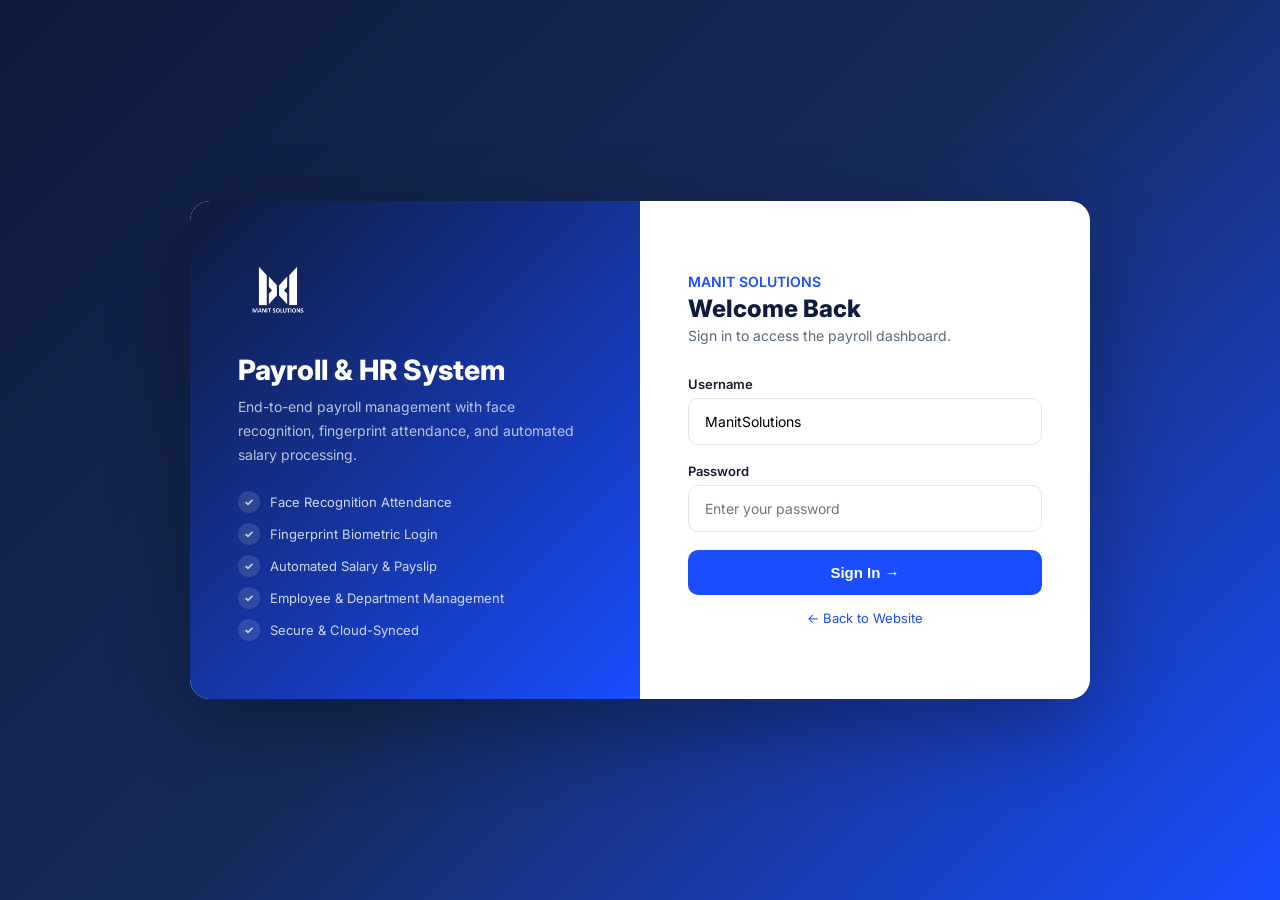
<file: login.html>
<!DOCTYPE html>
<html lang="en">
<head>
    <meta charset="UTF-8" />
    <meta name="viewport" content="width=device-width, initial-scale=1.0" />
    <title>PAYROLL Login — MANIT SOLUTIONS</title>
    <link rel="icon" href="assets/favicon.png" type="image/png" />
    <link rel="preconnect" href="https://fonts.googleapis.com" />
    <link rel="preconnect" href="https://fonts.gstatic.com" crossorigin />
    <link href="https://fonts.googleapis.com/css2?family=Inter:wght@400;500;600;700;800&display=swap" rel="stylesheet" />
    <style>
        * { margin: 0; padding: 0; box-sizing: border-box; }
        body {
            font-family: 'Inter', -apple-system, sans-serif;
            background: linear-gradient(135deg, #0F1B3D 0%, #162A5A 50%, #1A4DFF 100%);
            min-height: 100vh;
            display: flex;
            align-items: center;
            justify-content: center;
            padding: 20px;
        }
        .login-container {
            display: flex;
            max-width: 900px;
            width: 100%;
            background: #fff;
            border-radius: 20px;
            overflow: hidden;
            box-shadow: 0 25px 80px rgba(0,0,0,0.3);
        }
        .login-side {
            flex: 1;
            background: linear-gradient(135deg, #0F1B3D, #1A4DFF);
            padding: 48px;
            display: flex;
            flex-direction: column;
            justify-content: center;
            color: #fff;
        }
        .login-side img {
            width: 80px;
            margin-bottom: 24px;
            filter: brightness(0) invert(1);
        }
        .login-side h1 {
            font-size: 28px;
            font-weight: 800;
            margin-bottom: 8px;
        }
        .login-side p {
            font-size: 14px;
            opacity: 0.7;
            line-height: 1.7;
            margin-bottom: 24px;
        }
        .login-side .features {
            list-style: none;
        }
        .login-side .features li {
            display: flex;
            align-items: center;
            gap: 10px;
            font-size: 13px;
            opacity: 0.8;
            margin-bottom: 10px;
        }
        .login-side .features li::before {
            content: '✓';
            width: 22px; height: 22px;
            background: rgba(255,255,255,0.15);
            border-radius: 50%;
            display: flex;
            align-items: center;
            justify-content: center;
            font-size: 11px;
            font-weight: 700;
            flex-shrink: 0;
        }
        .login-form {
            flex: 1;
            padding: 48px;
            display: flex;
            flex-direction: column;
            justify-content: center;
        }
        .login-form .logo-text {
            font-size: 14px;
            font-weight: 600;
            color: #1A4DFF;
            margin-bottom: 4px;
        }
        .login-form h2 {
            font-size: 24px;
            font-weight: 800;
            color: #0F1B3D;
            margin-bottom: 4px;
        }
        .login-form .sub {
            font-size: 14px;
            color: #5A6A7A;
            margin-bottom: 32px;
        }
        .login-form label {
            font-size: 13px;
            font-weight: 600;
            color: #1A1A2E;
            display: block;
            margin-bottom: 6px;
        }
        .login-form input {
            width: 100%;
            padding: 14px 16px;
            border: 1.5px solid #E2E8F0;
            border-radius: 10px;
            font-size: 14px;
            font-family: inherit;
            outline: none;
            transition: border-color 0.2s;
            margin-bottom: 18px;
        }
        .login-form input:focus {
            border-color: #1A4DFF;
        }
        .login-form .error {
            color: #D32F2F;
            font-size: 13px;
            margin-bottom: 12px;
            display: none;
        }
        .login-form button {
            width: 100%;
            padding: 14px;
            background: #1A4DFF;
            color: #fff;
            border: none;
            border-radius: 10px;
            font-size: 15px;
            font-weight: 700;
            cursor: pointer;
            transition: background 0.2s, transform 0.2s;
        }
        .login-form button:hover {
            background: #0F3BCC;
            transform: translateY(-1px);
        }
        .login-form .back-link {
            text-align: center;
            margin-top: 12px;
        }
        .login-form .back-link a {
            color: #1A4DFF;
            font-size: 13px;
            text-decoration: none;
        }
        .login-form .back-link a:hover {
            text-decoration: underline;
        }
        .login-form .loader {
            display: none;
            text-align: center;
            font-size: 13px;
            color: #5A6A7A;
            margin-bottom: 12px;
        }
        @media (max-width: 700px) {
            .login-container { flex-direction: column; }
            .login-side { padding: 32px; }
            .login-form { padding: 32px; }
        }
    </style>
</head>
<body>
    <div class="login-container">
        <div class="login-side">
            <img src="assets/logo.png" alt="MANIT SOLUTIONS" />
            <h1>Payroll &amp; HR System</h1>
            <p>End-to-end payroll management with face recognition, fingerprint attendance, and automated salary processing.</p>
            <ul class="features">
                <li>Face Recognition Attendance</li>
                <li>Fingerprint Biometric Login</li>
                <li>Automated Salary &amp; Payslip</li>
                <li>Employee &amp; Department Management</li>
                <li>Secure &amp; Cloud-Synced</li>
            </ul>
        </div>
        <div class="login-form">
            <div class="logo-text">MANIT SOLUTIONS</div>
            <h2>Welcome Back</h2>
            <p class="sub">Sign in to access the payroll dashboard.</p>
            <form onsubmit="handleLogin(event)">
                <label for="username">Username</label>
                <input type="text" id="username" placeholder="Enter your username" value="ManitSolutions" required />
                <label for="password">Password</label>
                <input type="password" id="password" placeholder="Enter your password" required />
                <div class="loader" id="loginLoader">Signing in…</div>
                <div class="error" id="loginError">Invalid username or password.</div>
                <button type="submit" id="loginBtn">Sign In →</button>
                <div class="back-link"><a href="index.html">← Back to Website</a></div>
            </form>
        </div>
    </div>
    <script src="api.js"></script>
    <script>
        // If already logged in, redirect
        (async function() {
            if (API.getToken()) {
                const user = await API.me();
                if (user) {
                    window.location.href = 'dashboard.html';
                    return;
                }
                API.setToken(null);
            }
        })();

        async function handleLogin(e) {
            e.preventDefault();
            const username = document.getElementById('username').value.trim();
            const password = document.getElementById('password').value.trim();
            const error = document.getElementById('loginError');
            const loader = document.getElementById('loginLoader');
            const btn = document.getElementById('loginBtn');

            error.style.display = 'none';
            loader.style.display = 'block';
            btn.disabled = true;

            try {
                const user = await API.login(username, password);
                window.location.href = 'dashboard.html';
            } catch (err) {
                error.textContent = err.message || 'Invalid username or password.';
                error.style.display = 'block';
            } finally {
                loader.style.display = 'none';
                btn.disabled = false;
            }
        }
    </script>
</body>
</html>
</file>
